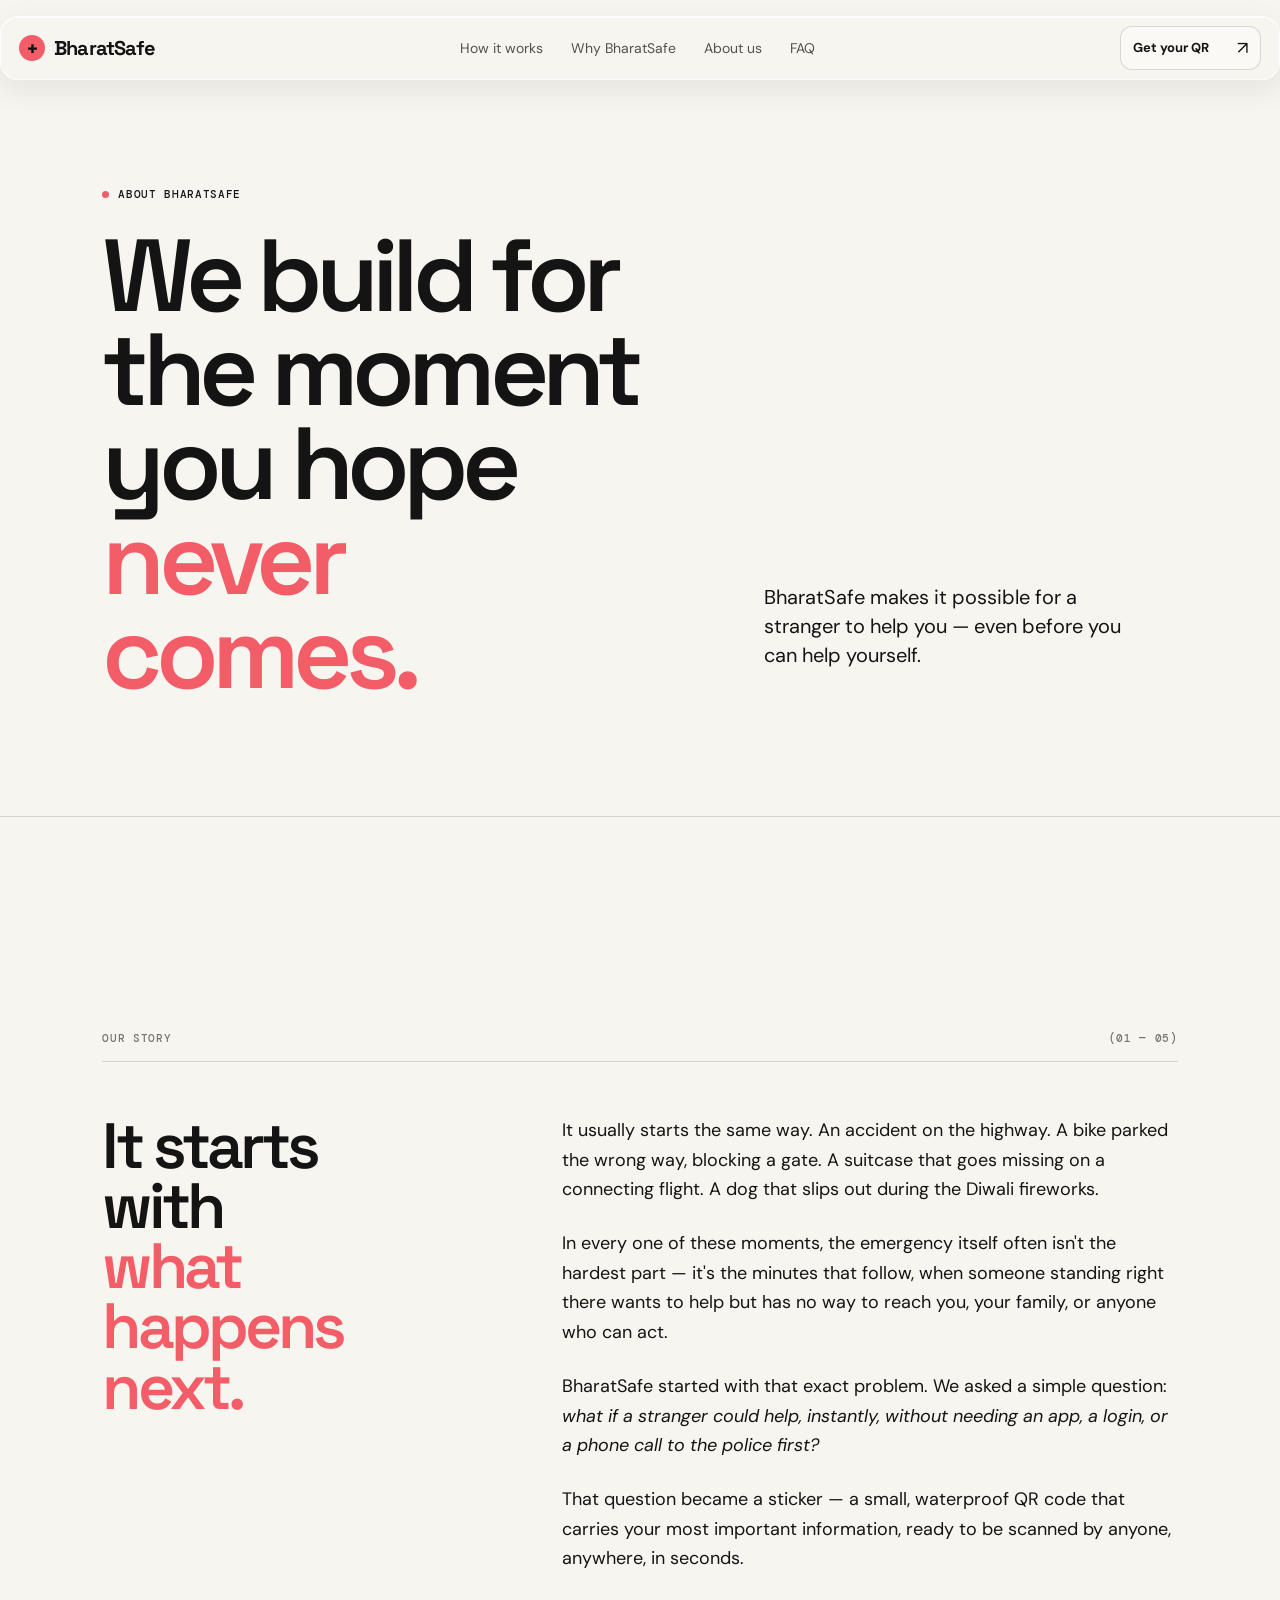
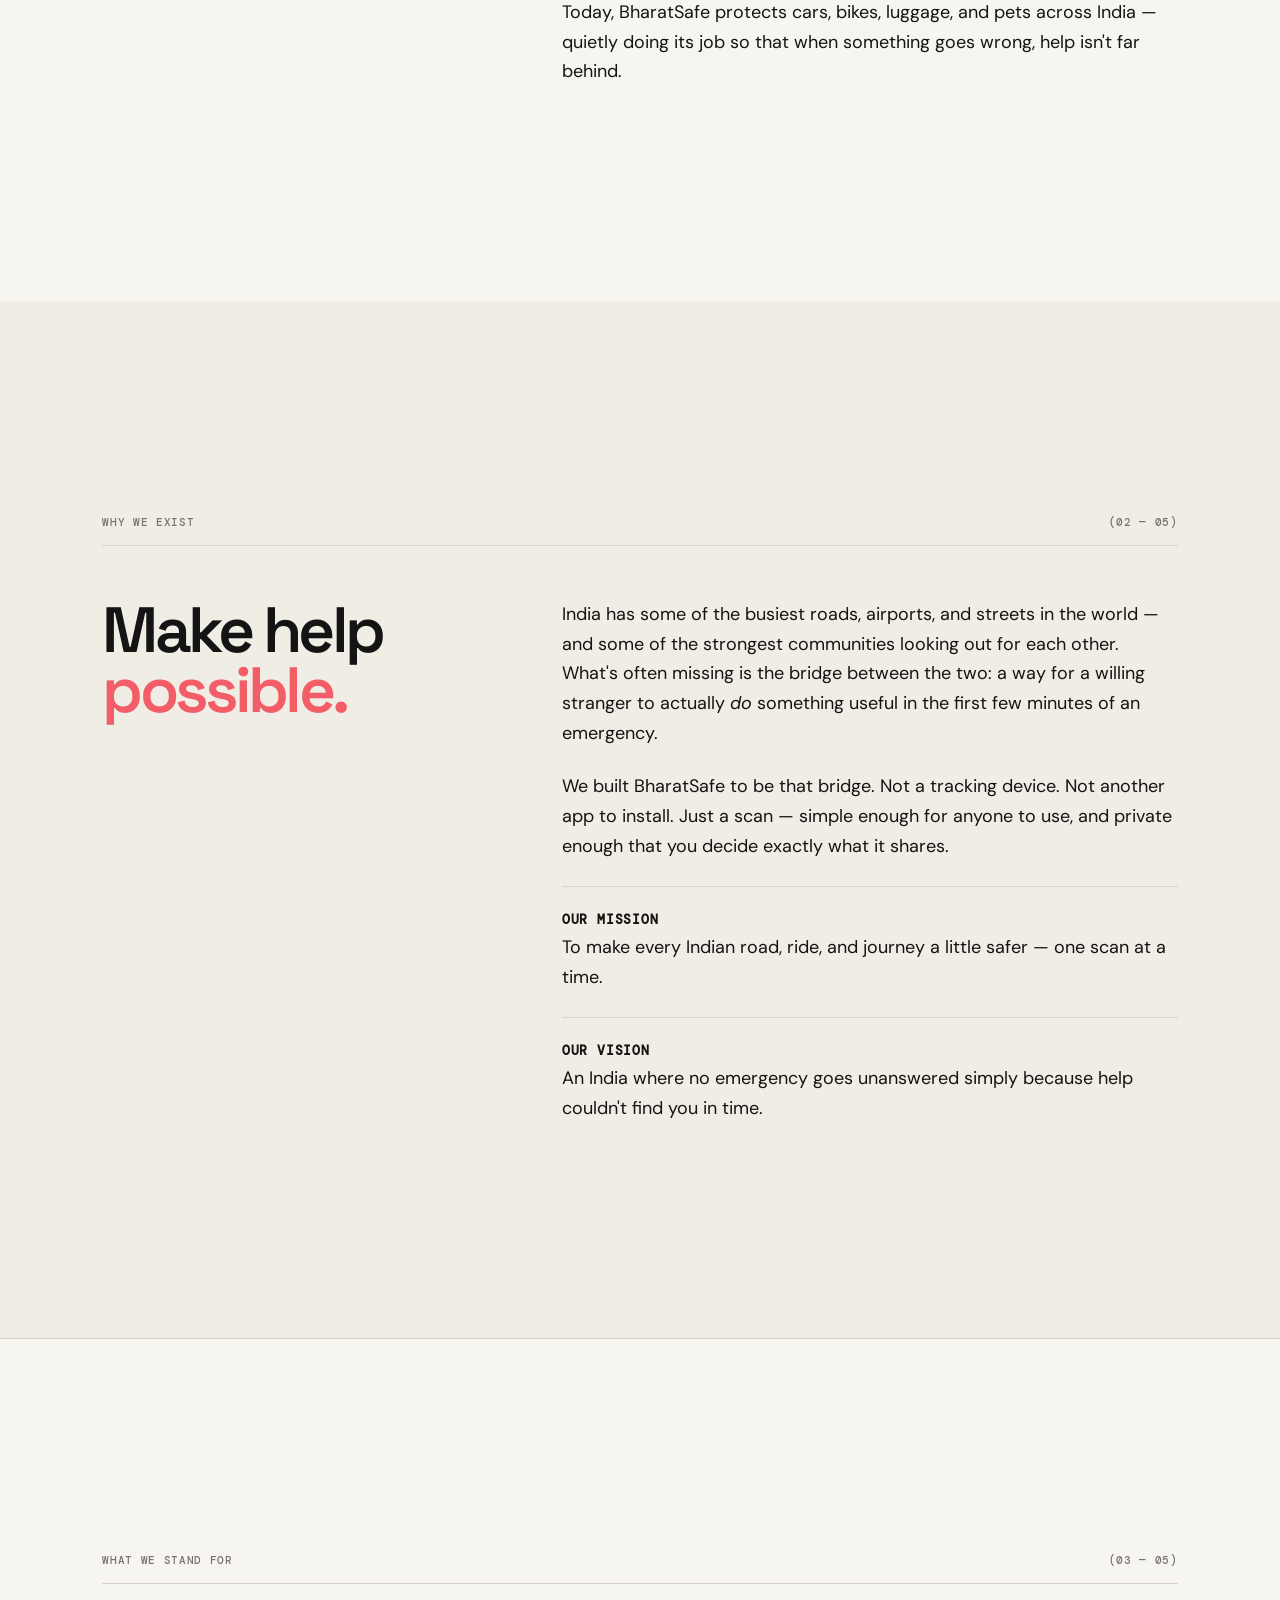
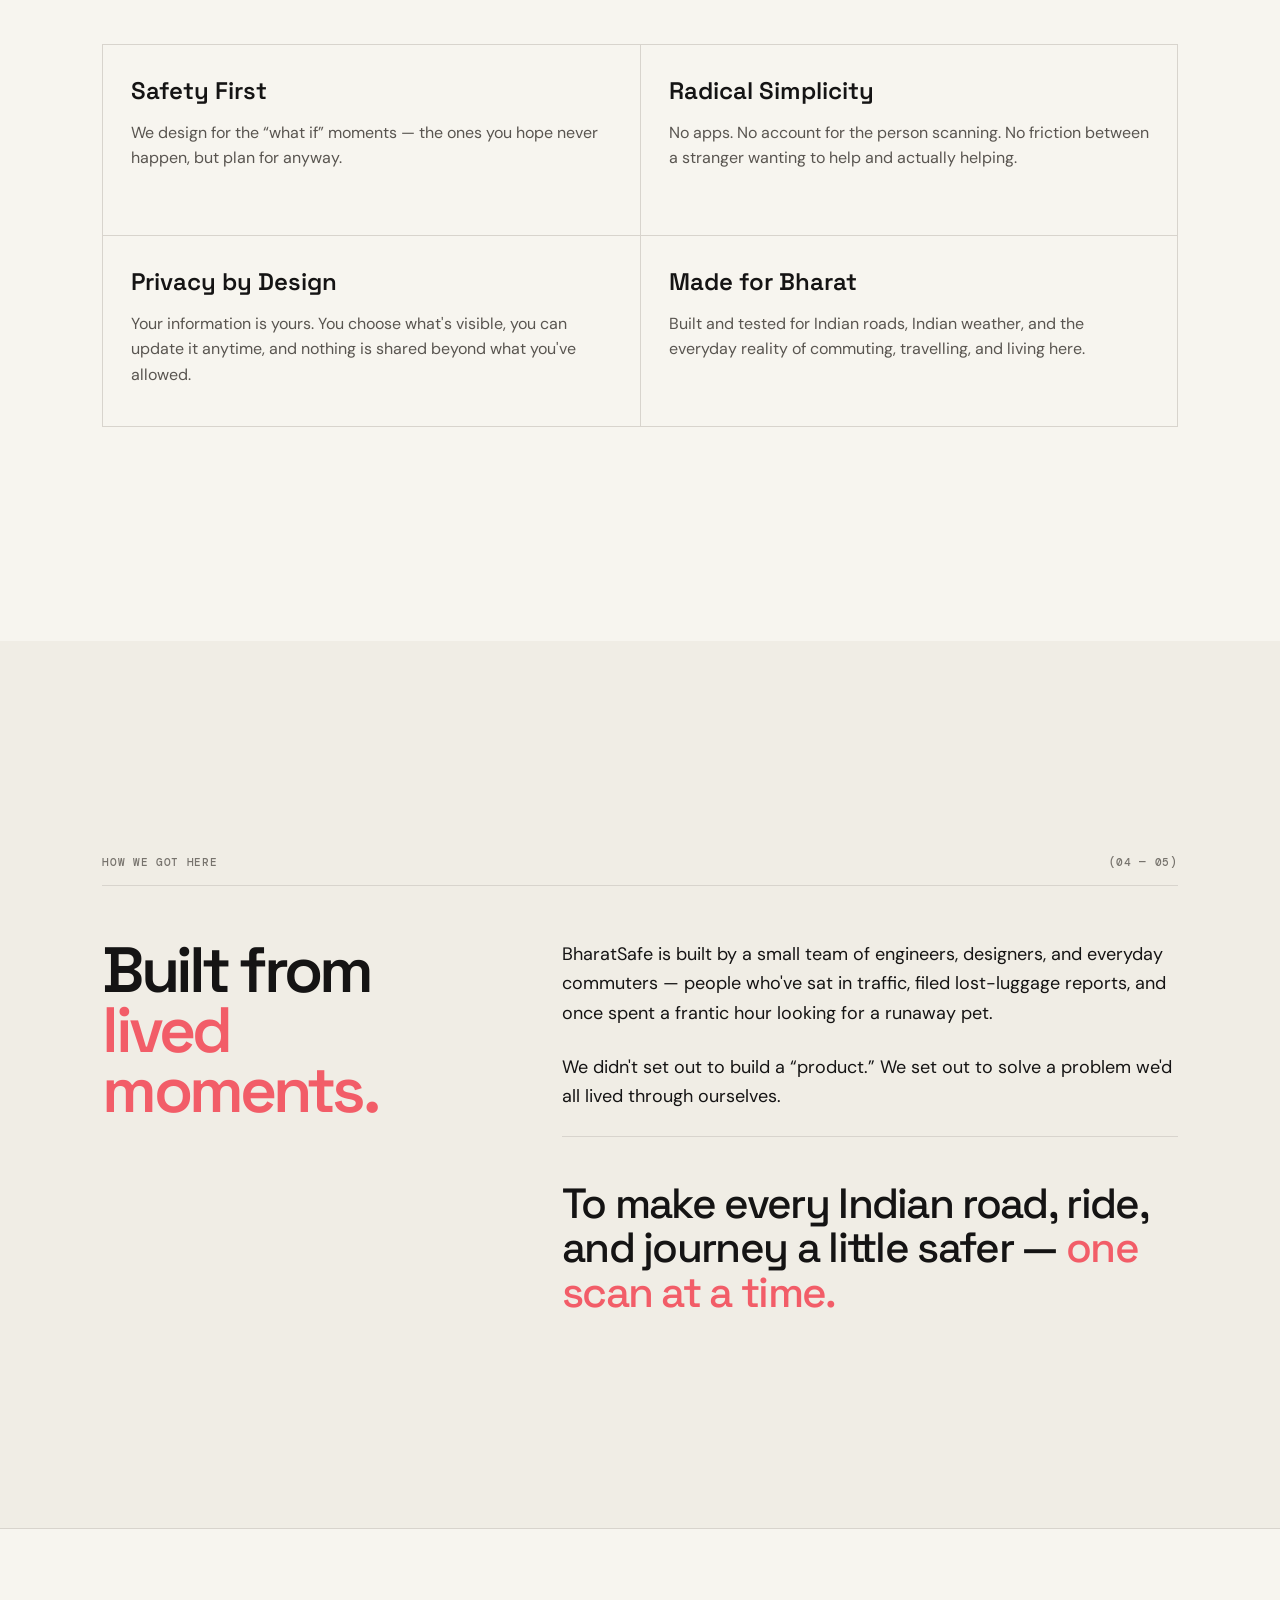
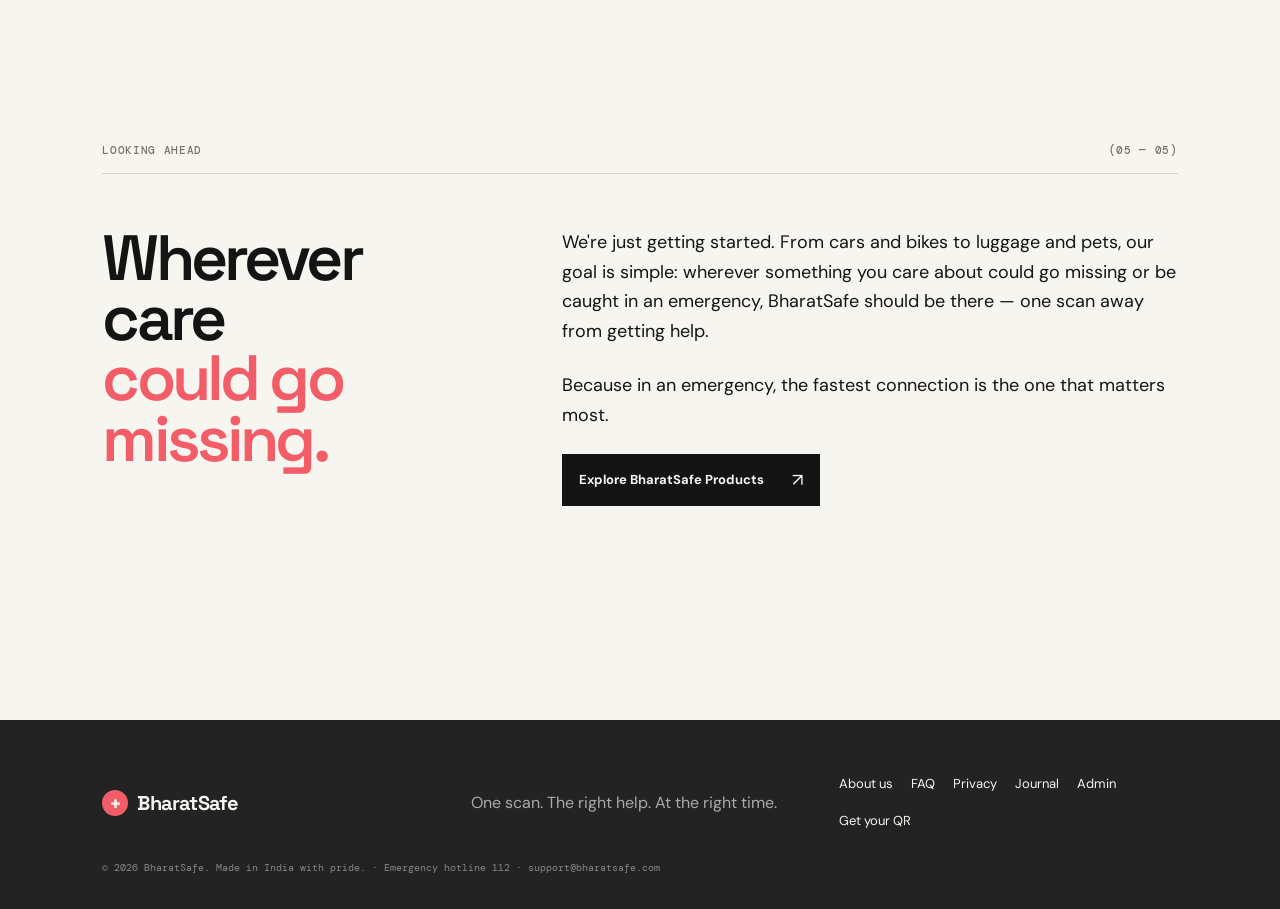
<file: about-us.html>
<!doctype html>
<html lang="en">
<head>
  <meta charset="UTF-8" />
  <meta name="viewport" content="width=device-width, initial-scale=1.0" />
  <meta name="description" content="Learn why BharatSafe exists and how one scan can connect people to the right help." />
  <title>About BharatSafe — One scan. The right help.</title>
  <link rel="stylesheet" href="styles.css" />
  <link rel="stylesheet" href="glass-nav.css" />
  <link rel="stylesheet" href="cursor.css" />
</head>
<body>
  <header class="site-header">
    <a class="brand" href="/" aria-label="BharatSafe home"><span class="brand-mark">+</span><span>BharatSafe</span></a>
    <nav class="desktop-nav" aria-label="Main navigation">
      <a href="/how-it-works">How it works</a>
      <a href="/why-bharatsafe">Why BharatSafe</a>
      <a href="/about-us" aria-current="page">About us</a>
      <a href="/faq">FAQ</a>
    </nav>
    <a class="header-cta" href="/shop">Get your QR <span>↗</span></a>
  </header>
  <main>
    <section class="about-hero section-pad"><div><p class="eyebrow"><span class="eyebrow-dot"></span> About BharatSafe</p><h1>We build for the moment you hope <em>never comes.</em></h1></div><p class="about-hero-copy">BharatSafe makes it possible for a stranger to help you — even before you can help yourself.</p></section>
    <section class="about-section about-rule"><div class="section-pad"><div class="section-kicker"><span>OUR STORY</span><span>(01 — 05)</span></div><div class="about-grid"><h2>It starts with<br /><em>what happens next.</em></h2><div class="about-copy"><p>It usually starts the same way. An accident on the highway. A bike parked the wrong way, blocking a gate. A suitcase that goes missing on a connecting flight. A dog that slips out during the Diwali fireworks.</p><p>In every one of these moments, the emergency itself often isn't the hardest part — it's the minutes that follow, when someone standing right there wants to help but has no way to reach you, your family, or anyone who can act.</p><p>BharatSafe started with that exact problem. We asked a simple question: <em>what if a stranger could help, instantly, without needing an app, a login, or a phone call to the police first?</em></p><p>That question became a sticker — a small, waterproof QR code that carries your most important information, ready to be scanned by anyone, anywhere, in seconds.</p><p>Today, BharatSafe protects cars, bikes, luggage, and pets across India — quietly doing its job so that when something goes wrong, help isn't far behind.</p></div></div></div></section>
    <section class="about-section"><div class="section-pad"><div class="section-kicker"><span>WHY WE EXIST</span><span>(02 — 05)</span></div><div class="about-grid"><h2>Make help<br /><em>possible.</em></h2><div class="about-copy"><p>India has some of the busiest roads, airports, and streets in the world — and some of the strongest communities looking out for each other. What's often missing is the bridge between the two: a way for a willing stranger to actually <em>do</em> something useful in the first few minutes of an emergency.</p><p>We built BharatSafe to be that bridge. Not a tracking device. Not another app to install. Just a scan — simple enough for anyone to use, and private enough that you decide exactly what it shares.</p><p class="about-point"><strong>Our Mission</strong><br />To make every Indian road, ride, and journey a little safer — one scan at a time.</p><p class="about-point"><strong>Our Vision</strong><br />An India where no emergency goes unanswered simply because help couldn't find you in time.</p></div></div></div></section>
    <section class="about-section about-rule"><div class="section-pad"><div class="section-kicker"><span>WHAT WE STAND FOR</span><span>(03 — 05)</span></div><div class="about-values"><article class="about-value"><h3>Safety First</h3><p>We design for the “what if” moments — the ones you hope never happen, but plan for anyway.</p></article><article class="about-value"><h3>Radical Simplicity</h3><p>No apps. No account for the person scanning. No friction between a stranger wanting to help and actually helping.</p></article><article class="about-value"><h3>Privacy by Design</h3><p>Your information is yours. You choose what's visible, you can update it anytime, and nothing is shared beyond what you've allowed.</p></article><article class="about-value"><h3>Made for Bharat</h3><p>Built and tested for Indian roads, Indian weather, and the everyday reality of commuting, travelling, and living here.</p></article></div></div></section>
    <section class="about-section"><div class="section-pad"><div class="section-kicker"><span>HOW WE GOT HERE</span><span>(04 — 05)</span></div><div class="about-grid"><h2>Built from<br /><em>lived moments.</em></h2><div class="about-copy"><p>BharatSafe is built by a small team of engineers, designers, and everyday commuters — people who've sat in traffic, filed lost-luggage reports, and once spent a frantic hour looking for a runaway pet.</p><p>We didn't set out to build a “product.” We set out to solve a problem we'd all lived through ourselves.</p><blockquote class="about-quote">To make every Indian road, ride, and journey a little safer — <em>one scan at a time.</em></blockquote></div></div></div></section>
    <section class="about-section about-rule"><div class="section-pad"><div class="section-kicker"><span>LOOKING AHEAD</span><span>(05 — 05)</span></div><div class="about-grid"><h2>Wherever care<br /><em>could go missing.</em></h2><div class="about-copy"><p>We're just getting started. From cars and bikes to luggage and pets, our goal is simple: wherever something you care about could go missing or be caught in an emergency, BharatSafe should be there — one scan away from getting help.</p><p>Because in an emergency, the fastest connection is the one that matters most.</p><a class="button button-dark" href="/shop">Explore BharatSafe Products <span>↗</span></a></div></div></div></section>
  </main>
  <footer class="site-footer"><a class="brand" href="/" aria-label="BharatSafe home"><span class="brand-mark">+</span><span>BharatSafe</span></a><p>One scan. The right help. At the right time.</p><div><a href="/about-us">About us</a><a href="/faq">FAQ</a><a href="/profile">Privacy</a><a href="/journal">Journal</a><a href="/admin">Admin</a><a href="/shop">Get your QR</a></div><small>© 2026 BharatSafe. Made in India with pride. · Emergency hotline 112 · support@bharatsafe.com</small></footer>
  <script src="cursor.js"></script>
</body>
</html>
</file>
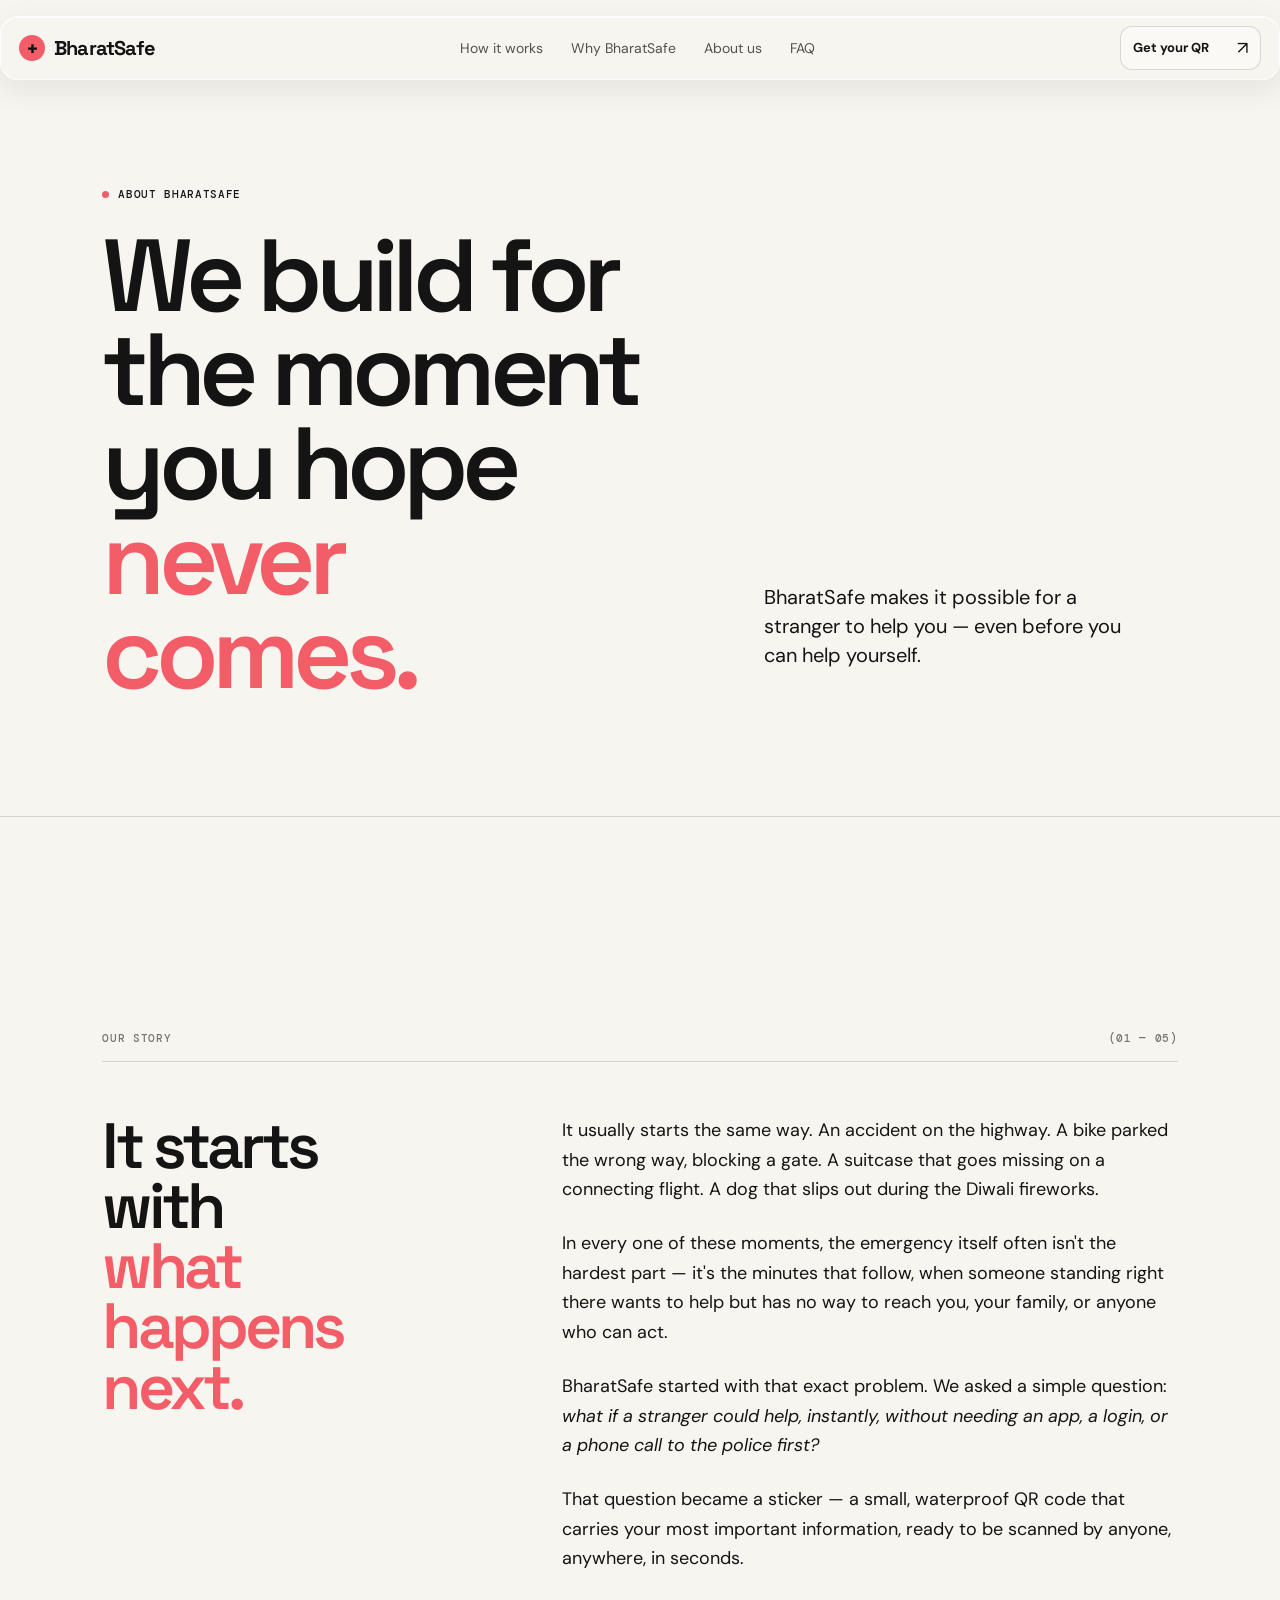
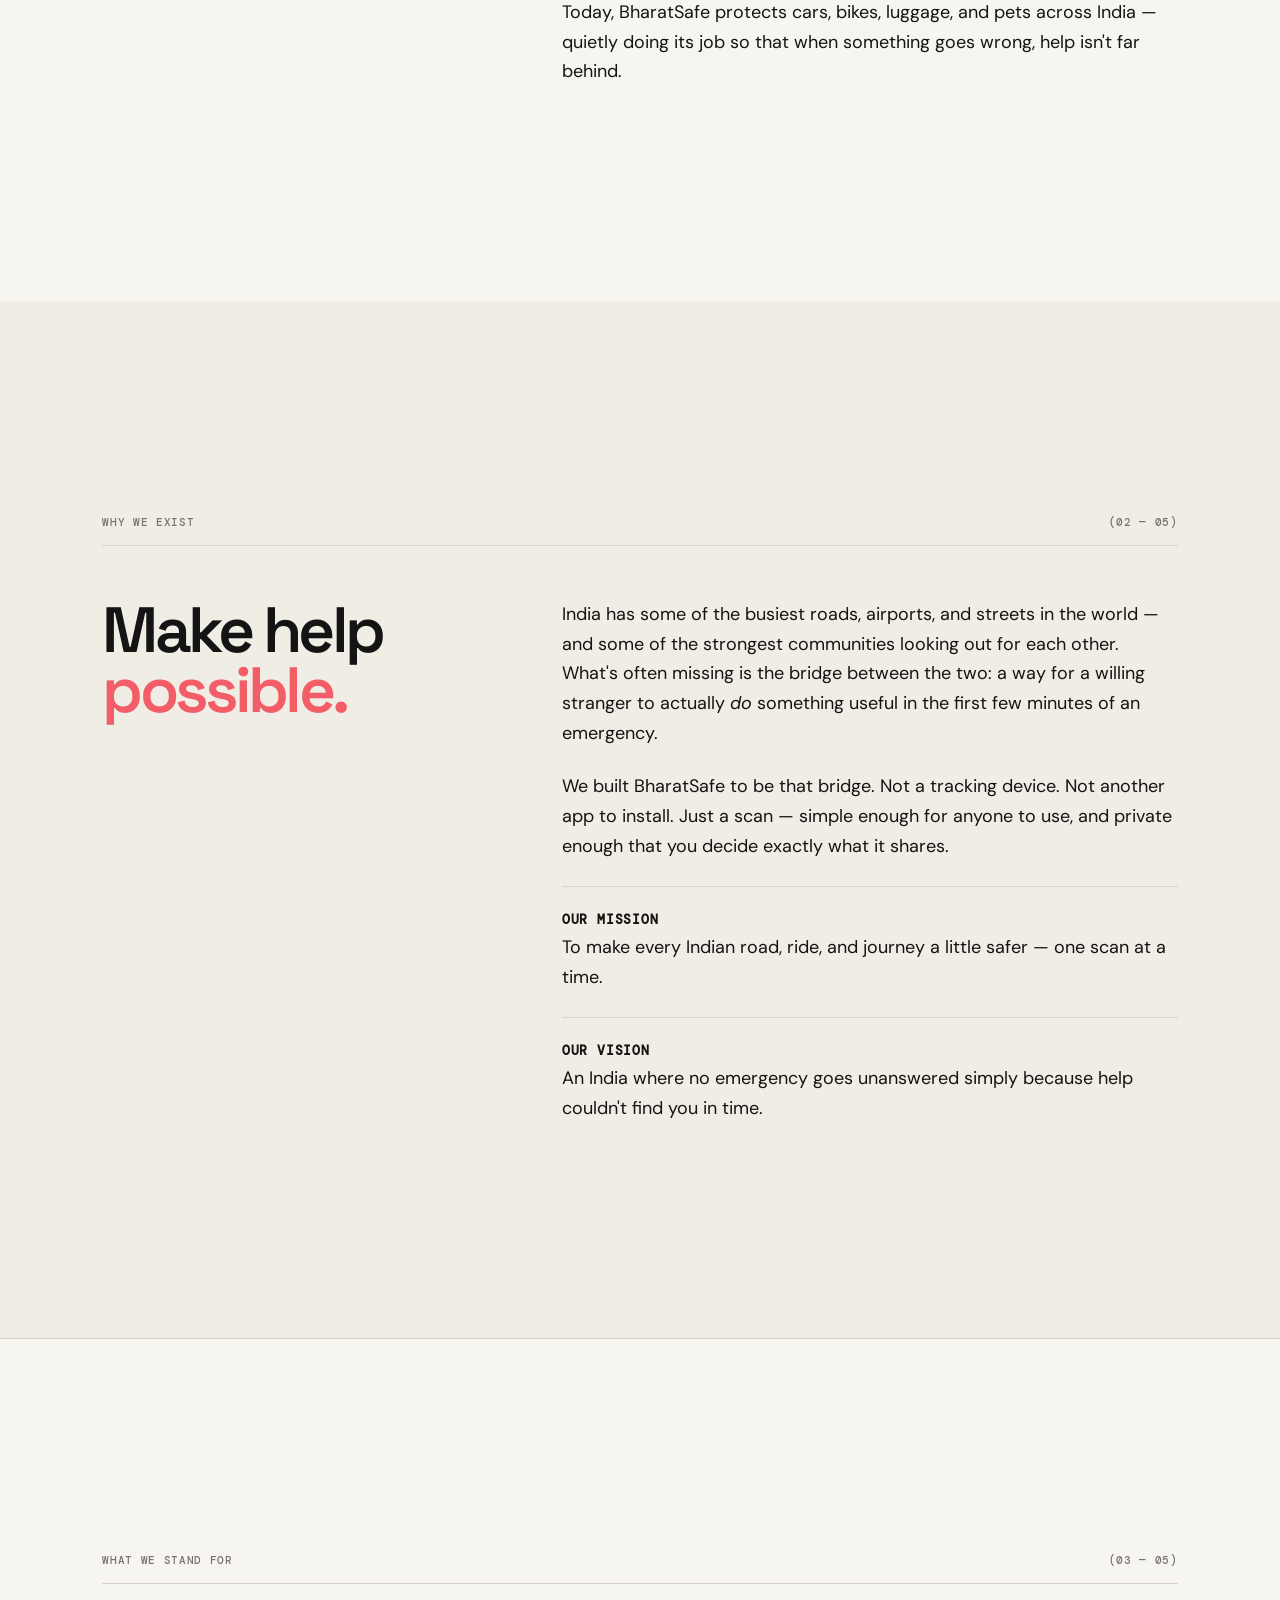
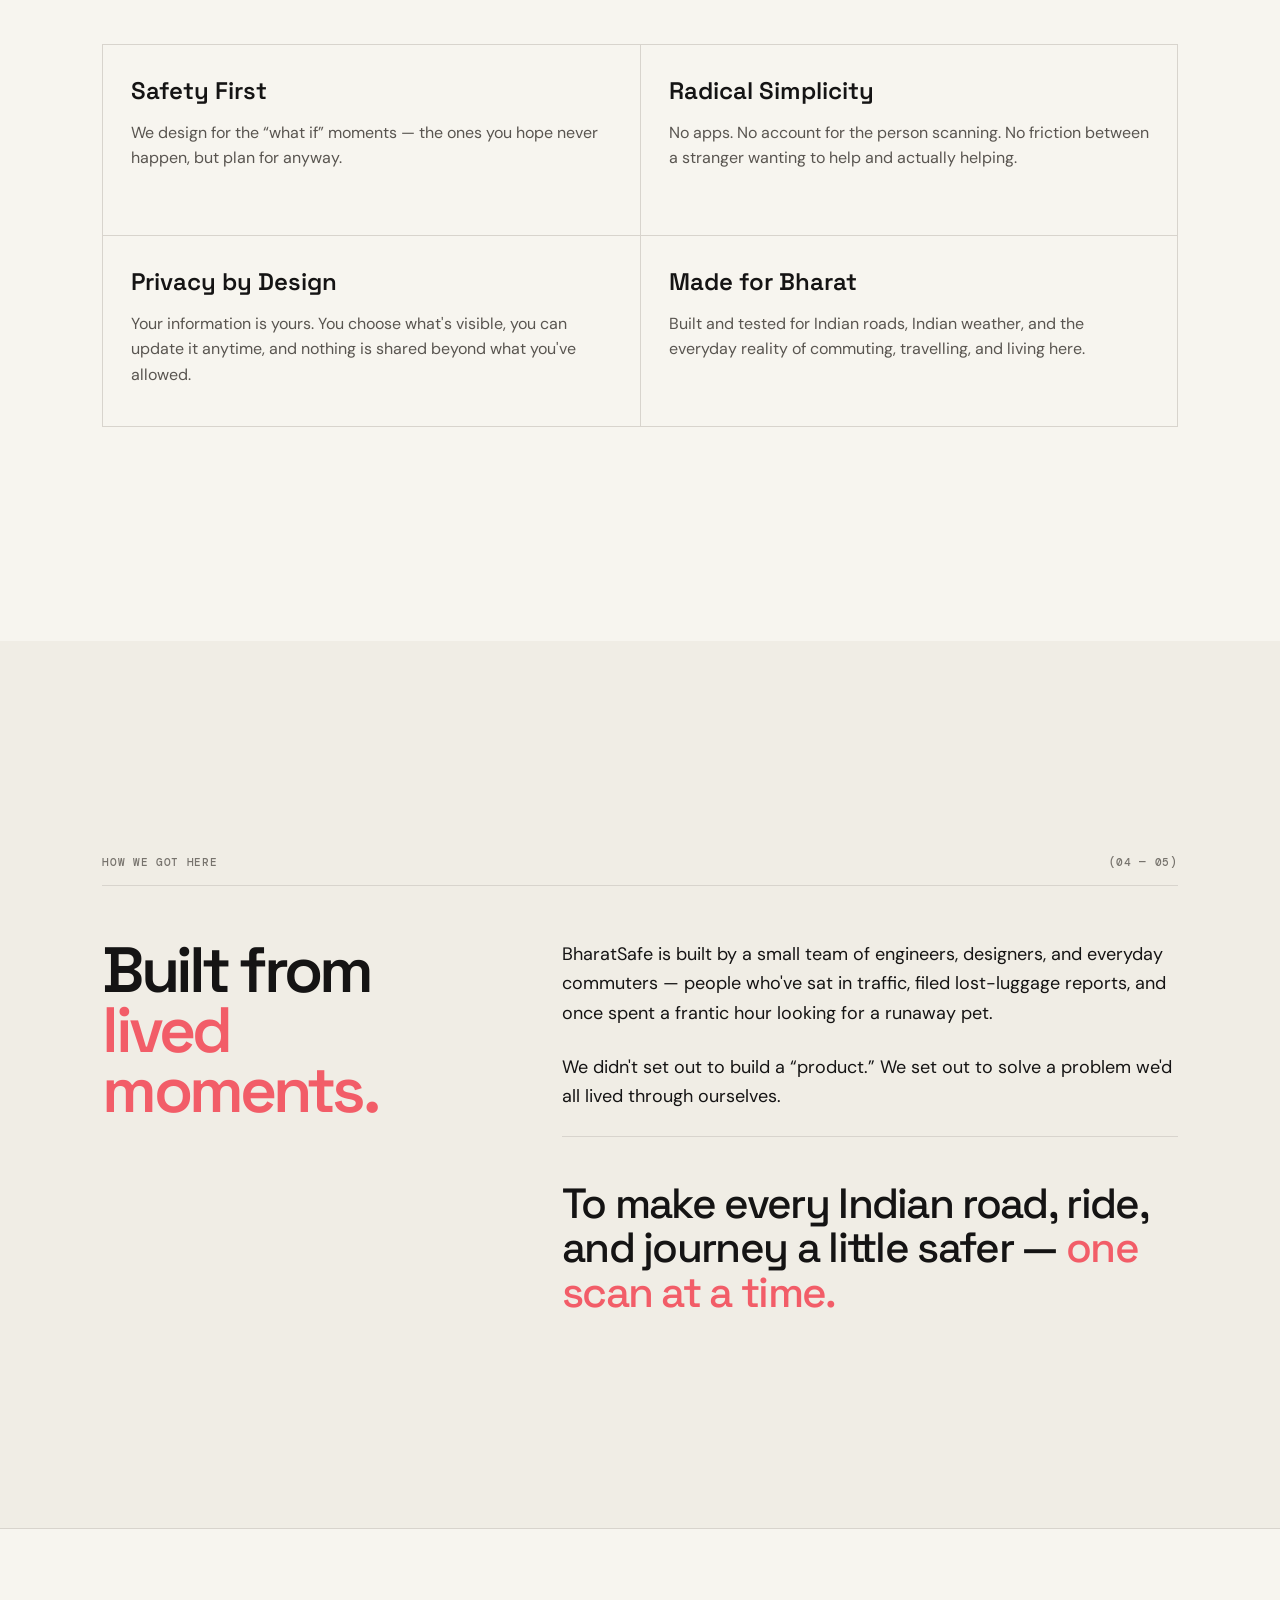
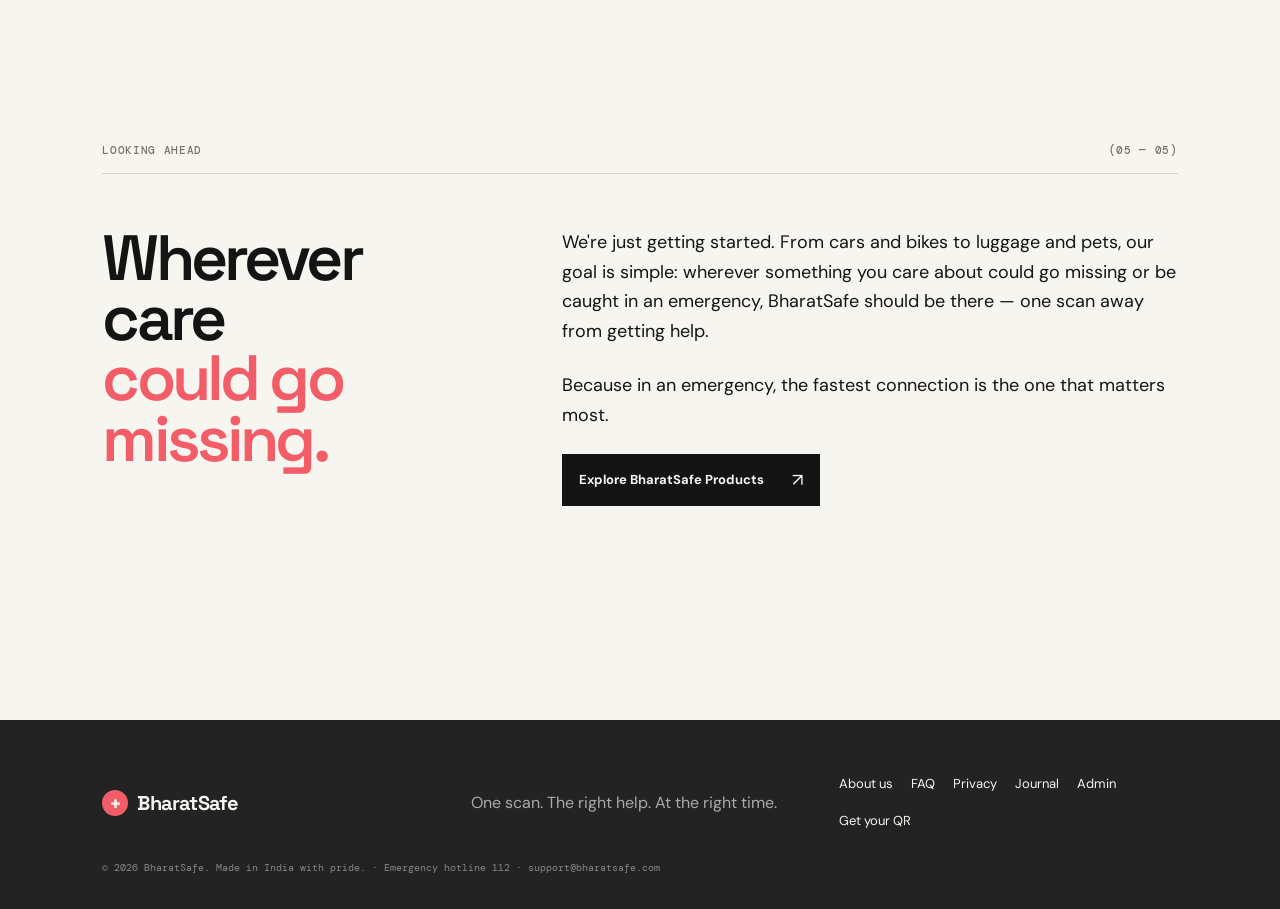
<file: about.html>
<!doctype html>
<html lang="en">
<head>
  <meta charset="UTF-8" />
  <meta name="viewport" content="width=device-width, initial-scale=1.0" />
  <meta name="description" content="Learn why BharatSafe exists and how one scan can connect people to the right help." />
  <title>About BharatSafe — One scan. The right help.</title>
  <link rel="stylesheet" href="styles.css" />
  <link rel="stylesheet" href="glass-nav.css" />
  <link rel="stylesheet" href="cursor.css" />
</head>
<body>
  <header class="site-header">
    <a class="brand" href="/" aria-label="BharatSafe home"><span class="brand-mark">+</span><span>BharatSafe</span></a>
    <nav class="desktop-nav" aria-label="Main navigation">
      <a href="/how-it-works">How it works</a>
      <a href="/why-bharatsafe">Why BharatSafe</a>
      <a href="/about" aria-current="page">About us</a>
      <a href="/faq">FAQ</a>
    </nav>
    <a class="header-cta" href="/shop">Get your QR <span>↗</span></a>
  </header>
  <main>
    <section class="about-hero section-pad"><div><p class="eyebrow"><span class="eyebrow-dot"></span> About BharatSafe</p><h1>We build for the moment you hope <em>never comes.</em></h1></div><p class="about-hero-copy">BharatSafe makes it possible for a stranger to help you — even before you can help yourself.</p></section>
    <section class="about-section about-rule"><div class="section-pad"><div class="section-kicker"><span>OUR STORY</span><span>(01 — 05)</span></div><div class="about-grid"><h2>It starts with<br /><em>what happens next.</em></h2><div class="about-copy"><p>It usually starts the same way. An accident on the highway. A bike parked the wrong way, blocking a gate. A suitcase that goes missing on a connecting flight. A dog that slips out during the Diwali fireworks.</p><p>In every one of these moments, the emergency itself often isn't the hardest part — it's the minutes that follow, when someone standing right there wants to help but has no way to reach you, your family, or anyone who can act.</p><p>BharatSafe started with that exact problem. We asked a simple question: <em>what if a stranger could help, instantly, without needing an app, a login, or a phone call to the police first?</em></p><p>That question became a sticker — a small, waterproof QR code that carries your most important information, ready to be scanned by anyone, anywhere, in seconds.</p><p>Today, BharatSafe protects cars, bikes, luggage, and pets across India — quietly doing its job so that when something goes wrong, help isn't far behind.</p></div></div></div></section>
    <section class="about-section"><div class="section-pad"><div class="section-kicker"><span>WHY WE EXIST</span><span>(02 — 05)</span></div><div class="about-grid"><h2>Make help<br /><em>possible.</em></h2><div class="about-copy"><p>India has some of the busiest roads, airports, and streets in the world — and some of the strongest communities looking out for each other. What's often missing is the bridge between the two: a way for a willing stranger to actually <em>do</em> something useful in the first few minutes of an emergency.</p><p>We built BharatSafe to be that bridge. Not a tracking device. Not another app to install. Just a scan — simple enough for anyone to use, and private enough that you decide exactly what it shares.</p><p class="about-point"><strong>Our Mission</strong><br />To make every Indian road, ride, and journey a little safer — one scan at a time.</p><p class="about-point"><strong>Our Vision</strong><br />An India where no emergency goes unanswered simply because help couldn't find you in time.</p></div></div></div></section>
    <section class="about-section about-rule"><div class="section-pad"><div class="section-kicker"><span>WHAT WE STAND FOR</span><span>(03 — 05)</span></div><div class="about-values"><article class="about-value"><h3>Safety First</h3><p>We design for the “what if” moments — the ones you hope never happen, but plan for anyway.</p></article><article class="about-value"><h3>Radical Simplicity</h3><p>No apps. No account for the person scanning. No friction between a stranger wanting to help and actually helping.</p></article><article class="about-value"><h3>Privacy by Design</h3><p>Your information is yours. You choose what's visible, you can update it anytime, and nothing is shared beyond what you've allowed.</p></article><article class="about-value"><h3>Made for Bharat</h3><p>Built and tested for Indian roads, Indian weather, and the everyday reality of commuting, travelling, and living here.</p></article></div></div></section>
    <section class="about-section"><div class="section-pad"><div class="section-kicker"><span>HOW WE GOT HERE</span><span>(04 — 05)</span></div><div class="about-grid"><h2>Built from<br /><em>lived moments.</em></h2><div class="about-copy"><p>BharatSafe is built by a small team of engineers, designers, and everyday commuters — people who've sat in traffic, filed lost-luggage reports, and once spent a frantic hour looking for a runaway pet.</p><p>We didn't set out to build a “product.” We set out to solve a problem we'd all lived through ourselves.</p><blockquote class="about-quote">To make every Indian road, ride, and journey a little safer — <em>one scan at a time.</em></blockquote></div></div></div></section>
    <section class="about-section about-rule"><div class="section-pad"><div class="section-kicker"><span>LOOKING AHEAD</span><span>(05 — 05)</span></div><div class="about-grid"><h2>Wherever care<br /><em>could go missing.</em></h2><div class="about-copy"><p>We're just getting started. From cars and bikes to luggage and pets, our goal is simple: wherever something you care about could go missing or be caught in an emergency, BharatSafe should be there — one scan away from getting help.</p><p>Because in an emergency, the fastest connection is the one that matters most.</p><a class="button button-dark" href="/shop">Explore BharatSafe Products <span>↗</span></a></div></div></div></section>
  </main>
  <footer class="site-footer"><a class="brand" href="/" aria-label="BharatSafe home"><span class="brand-mark">+</span><span>BharatSafe</span></a><p>One scan. The right help. At the right time.</p><div><a href="/about">About us</a><a href="/faq">FAQ</a><a href="/profile">Privacy</a><a href="/journal">Journal</a><a href="/admin">Admin</a><a href="/shop">Get your QR</a></div><small>© 2026 BharatSafe. Made in India with pride. · Emergency hotline 112 · support@bharatsafe.com</small></footer>
  <script src="cursor.js"></script>
</body>
</html>
</file>
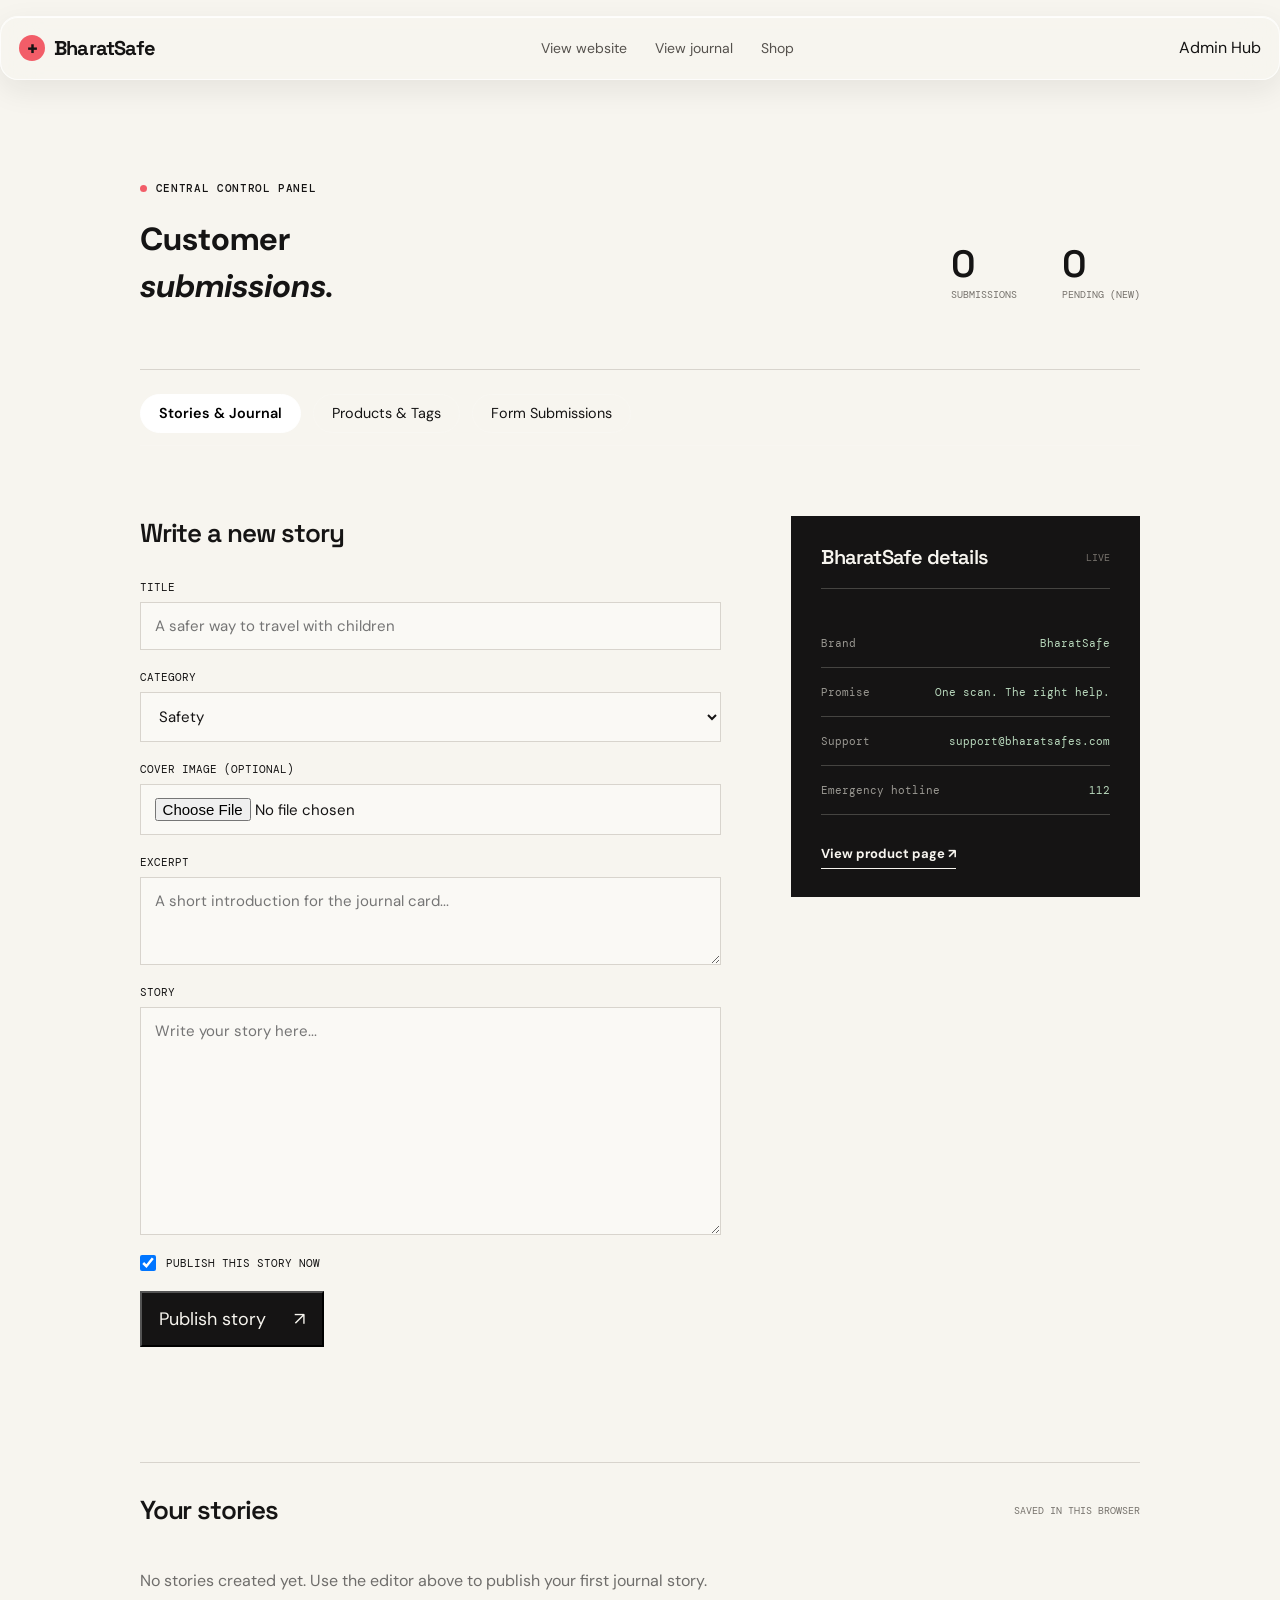
<file: admin.html>
<!doctype html>
<html lang="en">
<head>
  <meta charset="UTF-8" />
  <meta name="viewport" content="width=device-width, initial-scale=1.0" />
  <title>BharatSafe Admin — Operations & Content Portal</title>
  <link rel="stylesheet" href="styles.css" />
  <link rel="stylesheet" href="glass-nav.css" />
  <link rel="stylesheet" href="admin.css" />
  <link rel="stylesheet" href="cursor.css" />
  <style>
    /* BharatSafe Admin Workspace Utilities */
    .admin-nav-tabs {
      display: flex;
      gap: 12px;
      margin: 24px 0 32px 0;
      border-bottom: 1px solid var(--border-color, rgba(255, 255, 255, 0.1));
      padding-bottom: 12px;
    }
    .admin-tab-btn {
      background: transparent;
      border: 1px solid rgba(255, 255, 255, 0.15);
      color: inherit;
      padding: 8px 18px;
      border-radius: 999px;
      font-size: 0.9rem;
      cursor: pointer;
      transition: all 0.2s ease;
    }
    .admin-tab-btn:hover {
      background: rgba(255, 255, 255, 0.05);
    }
    .admin-tab-btn.active {
      background: #fff;
      color: #000;
      border-color: #fff;
      font-weight: 600;
    }
    .admin-tab-view {
      display: none;
    }
    .admin-tab-view.active {
      display: block;
    }
    .admin-table-container {
      overflow-x: auto;
      margin-top: 16px;
    }
    .admin-data-table {
      width: 100%;
      border-collapse: collapse;
      text-align: left;
      font-size: 0.9rem;
    }
    .admin-data-table th, 
    .admin-data-table td {
      padding: 12px 14px;
      border-bottom: 1px solid rgba(255, 255, 255, 0.08);
      vertical-align: middle;
    }
    .admin-data-table th {
      color: rgba(255, 255, 255, 0.5);
      font-weight: 500;
      text-transform: uppercase;
      font-size: 0.75rem;
      letter-spacing: 0.05em;
    }
    .table-thumb {
      width: 44px;
      height: 44px;
      object-fit: cover;
      border-radius: 6px;
      background: rgba(255, 255, 255, 0.05);
      display: block;
    }
    .status-pill {
      display: inline-block;
      padding: 3px 8px;
      border-radius: 999px;
      font-size: 0.72rem;
      font-weight: 600;
      text-transform: uppercase;
      letter-spacing: 0.04em;
    }
    .status-new {
      background: rgba(59, 130, 246, 0.2);
      color: #93c5fd;
    }
    .status-resolved {
      background: rgba(34, 197, 94, 0.2);
      color: #86efac;
    }
    .action-btn-group {
      display: flex;
      gap: 8px;
      align-items: center;
    }
    .btn-sm-danger {
      background: rgba(239, 68, 68, 0.15);
      color: #fca5a5;
      border: 1px solid rgba(239, 68, 68, 0.3);
      padding: 4px 10px;
      border-radius: 6px;
      cursor: pointer;
      font-size: 0.8rem;
    }
    .btn-sm-action {
      background: rgba(255, 255, 255, 0.1);
      color: inherit;
      border: 1px solid rgba(255, 255, 255, 0.2);
      padding: 4px 10px;
      border-radius: 6px;
      cursor: pointer;
      font-size: 0.8rem;
    }
    .img-preview-box {
      margin-top: 8px;
      display: none;
      max-width: 140px;
      border-radius: 6px;
      border: 1px solid rgba(255, 255, 255, 0.15);
    }
  </style>
</head>
<body>
  <header class="site-header">
    <a class="brand" href="index.html" aria-label="BharatSafe home">
      <span class="brand-mark">+</span><span>BharatSafe</span>
    </a>
    <nav class="desktop-nav" aria-label="Admin navigation">
      <a href="index.html">View website</a>
      <a href="blog.html">View journal</a>
      <a href="index.html#shop">Shop</a>
    </nav>
    <span class="admin-badge">Admin Hub</span>
  </header>

  <main class="admin-shell">
    <div class="admin-heading">
      <div>
        <p class="eyebrow"><span class="eyebrow-dot"></span> Central control panel</p>
        <h1 id="view-heading-title">Journal<br /><em>manager.</em></h1>
      </div>
      <div class="admin-stats">
        <div><strong id="stat-primary-count">0</strong><span id="stat-primary-label">Total posts</span></div>
        <div><strong id="stat-secondary-count">0</strong><span id="stat-secondary-label">Published</span></div>
      </div>
    </div>

    <!-- Navigation Tabs -->
    <nav class="admin-nav-tabs" aria-label="Portal sections">
      <button class="admin-tab-btn active" data-tab="tab-journal">Stories & Journal</button>
      <button class="admin-tab-btn" data-tab="tab-products">Products & Tags</button>
      <button class="admin-tab-btn" data-tab="tab-leads">Form Submissions</button>
    </nav>

    <!-- ==================== TAB 1: JOURNAL MANAGER ==================== -->
    <div id="tab-journal" class="admin-tab-view active">
      <div class="admin-layout">
        <section class="editor-panel">
          <div class="panel-heading">
            <h2 id="editor-title">Write a new story</h2>
            <button class="text-button" id="cancel-edit" type="button" hidden>Cancel edit</button>
          </div>
          <form id="post-form">
            <label>Title
              <input id="post-title" required maxlength="90" placeholder="A safer way to travel with children" />
            </label>
            <label>Category
              <select id="post-category">
                <option>Safety</option>
                <option>Travel</option>
                <option>How it works</option>
                <option>Community</option>
              </select>
            </label>
            <label>Cover image (optional)
              <input type="file" id="post-cover" accept="image/*" />
              <img id="post-cover-preview" class="img-preview-box" alt="Cover Preview" />
            </label>
            <label>Excerpt
              <textarea id="post-excerpt" required maxlength="180" rows="3" placeholder="A short introduction for the journal card..."></textarea>
            </label>
            <label>Story
              <textarea id="post-content" required rows="10" placeholder="Write your story here..."></textarea>
            </label>
            <label class="check-row">
              <input id="post-published" type="checkbox" checked /> Publish this story now
            </label>
            <button class="button button-dark" type="submit">
              <span id="submit-label">Publish story</span> <span>↗</span>
            </button>
            <p class="form-message" id="form-message" role="status"></p>
          </form>
        </section>

        <aside class="details-panel">
          <div class="panel-heading">
            <h2>BharatSafe details</h2>
            <span class="status-dot">Live</span>
          </div>
          <div class="detail-card"><span>Brand</span><strong>BharatSafe</strong></div>
          <div class="detail-card"><span>Promise</span><strong>One scan. The right help.</strong></div>
          <div class="detail-card"><span>Support</span><strong>support@bharatsafes.com</strong></div>
          <div class="detail-card"><span>Emergency hotline</span><strong>112</strong></div>
          <a class="arrow-link" href="index.html#shop">View product page <span>↗</span></a>
        </aside>
      </div>

      <section class="posts-manager" style="margin-top: 36px;">
        <div class="panel-heading">
          <h2>Your stories</h2>
          <span id="empty-label">Saved in this browser</span>
        </div>
        <div id="admin-post-list"></div>
      </section>
    </div>

    <!-- ==================== TAB 2: PRODUCTS MANAGER ==================== -->
    <div id="tab-products" class="admin-tab-view">
      <div class="admin-layout">
        <section class="editor-panel">
          <div class="panel-heading">
            <h2 id="product-editor-title">Add new product / QR tag</h2>
            <button class="text-button" id="cancel-product-edit" type="button" hidden>Cancel</button>
          </div>
          <form id="product-form">
            <label>Product / Tag Title
              <input id="prod-title" required placeholder="e.g. BharatSafe Bike Helmet Tag" />
            </label>
            <label>Category
              <select id="prod-category">
                <option value="bike">Bike</option>
                <option value="car">Car</option>
                <option value="luggage">Luggage</option>
                <option value="pet">Pet / General</option>
              </select>
            </label>
            <label>Price (₹)
              <input type="number" id="prod-price" required placeholder="149" />
            </label>
            <label>Product Image
              <input type="file" id="prod-img" accept="image/*" />
              <img id="prod-img-preview" class="img-preview-box" alt="Product Preview" />
            </label>
            <label>Tag Subtitle / Description
              <textarea id="prod-desc" rows="3" placeholder="Weatherproof, reflective, 3M adhesive..."></textarea>
            </label>
            <button class="button button-dark" type="submit">
              <span id="prod-submit-label">Save product</span> <span>↗</span>
            </button>
            <p class="form-message" id="prod-form-message" role="status"></p>
          </form>
        </section>

        <aside class="details-panel">
          <div class="panel-heading">
            <h2>Inventory status</h2>
          </div>
          <div class="detail-card"><span>Active tags</span><strong id="stat-active-tags">0</strong></div>
          <div class="detail-card"><span>Base price</span><strong>₹149</strong></div>
          <div class="detail-card"><span>Fulfillment</span><strong>India Post / Courier</strong></div>
        </aside>
      </div>

      <section class="posts-manager" style="margin-top: 36px;">
        <div class="panel-heading">
          <h2>Product catalog</h2>
        </div>
        <div class="admin-table-container">
          <table class="admin-data-table">
            <thead>
              <tr>
                <th>Image</th>
                <th>Title</th>
                <th>Category</th>
                <th>Price</th>
                <th>Actions</th>
              </tr>
            </thead>
            <tbody id="product-table-body"></tbody>
          </table>
        </div>
      </section>
    </div>

    <!-- ==================== TAB 3: FORM SUBMISSIONS ==================== -->
    <div id="tab-leads" class="admin-tab-view">
      <section class="posts-manager">
        <div class="panel-heading">
          <h2>User form submissions & emergency activations</h2>
          <button id="export-leads-btn" class="text-button" type="button">Export to CSV ↓</button>
        </div>
        <div class="admin-table-container">
          <table class="admin-data-table">
            <thead>
              <tr>
                <th>Date</th>
                <th>Full Name</th>
                <th>Phone</th>
                <th>Emergency Contact</th>
                <th>Tag Category / Note</th>
                <th>Status</th>
                <th>Actions</th>
              </tr>
            </thead>
            <tbody id="leads-table-body"></tbody>
          </table>
        </div>
      </section>
    </div>

  </main>

  <script src="cursor.js"></script>
  <script src="admin.js"></script>
</body>
</html>
</file>
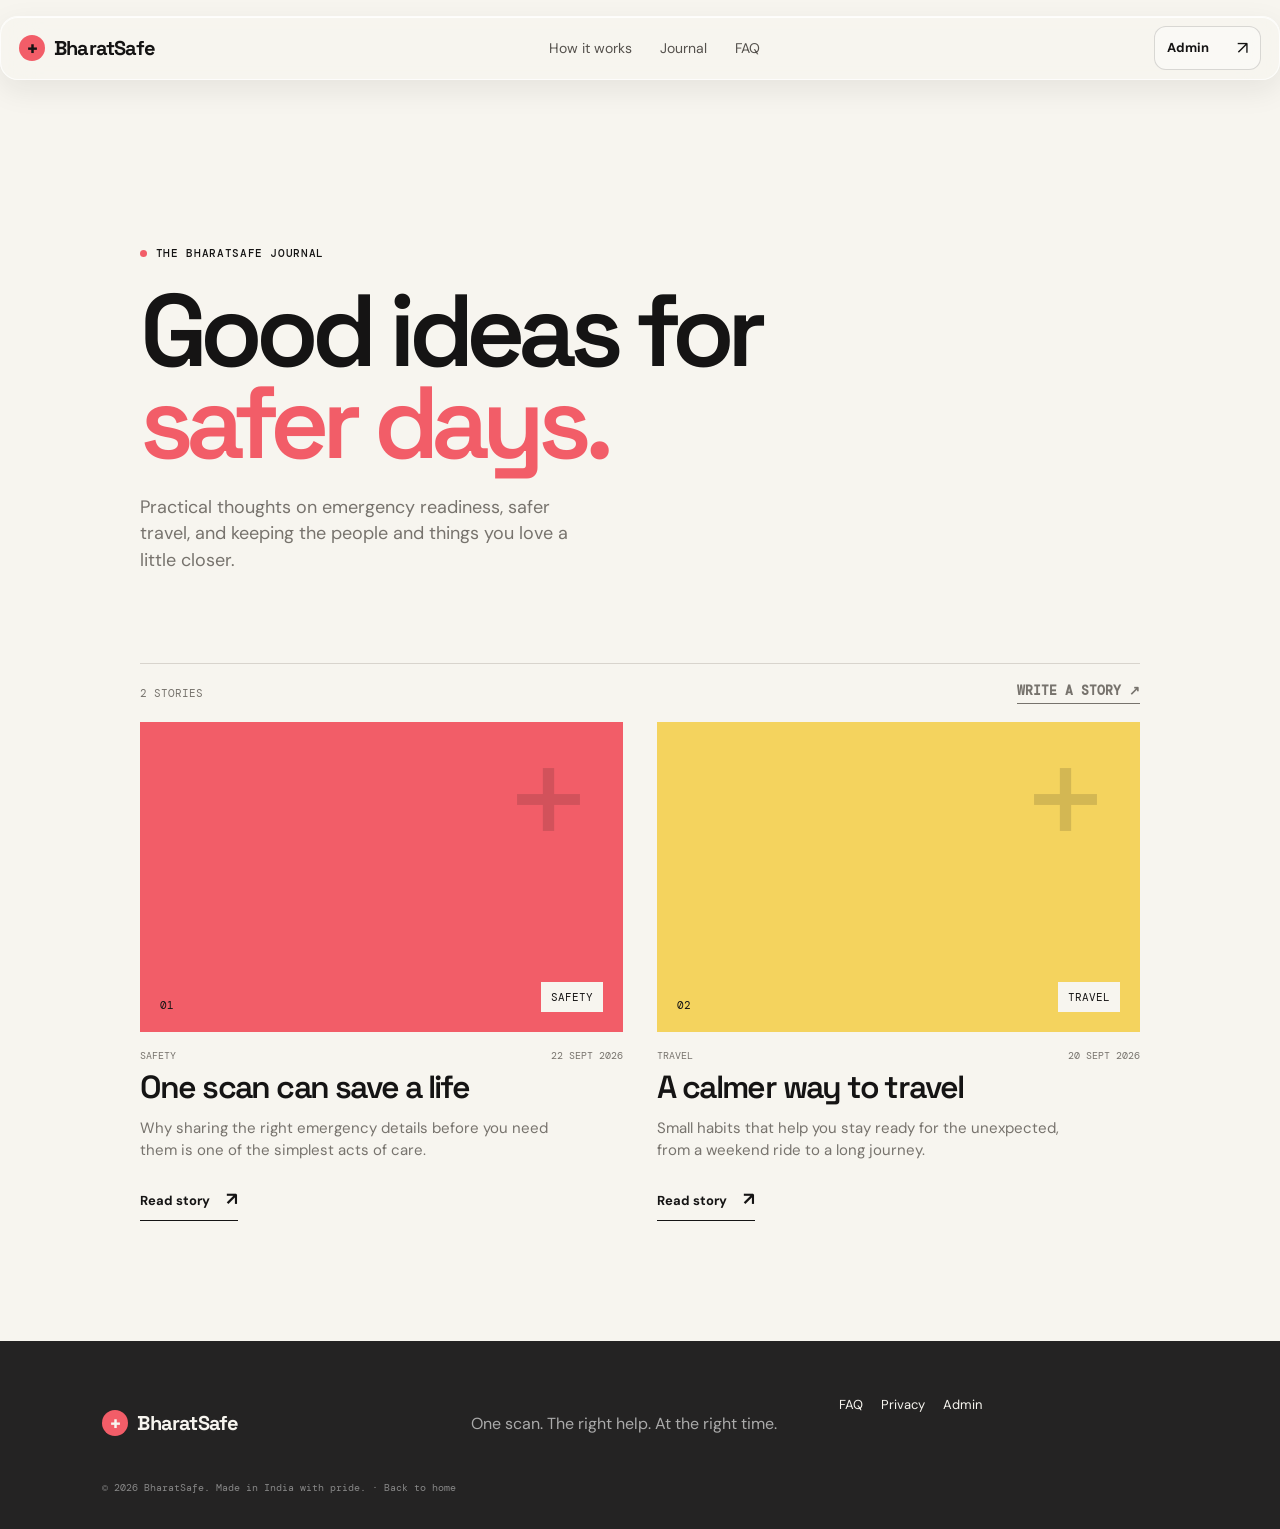
<file: blog.html>
<!doctype html>
<html lang="en">
<head>
  <meta charset="UTF-8" />
  <meta name="viewport" content="width=device-width, initial-scale=1.0" />
  <meta name="description" content="The BharatSafe journal: practical ideas for safer travel, emergency readiness, and protecting what matters." />
  <title>BharatSafe Journal — Safer ways to move through the world</title>
  <link rel="stylesheet" href="styles.css" />
  <link rel="stylesheet" href="glass-nav.css" />
  <link rel="stylesheet" href="blog.css" />
  <link rel="stylesheet" href="cursor.css" />
</head>
<body>
  <header class="site-header"><a class="brand" href="index.html" aria-label="BharatSafe home"><span class="brand-mark">+</span><span>BharatSafe</span></a><nav class="desktop-nav" aria-label="Main navigation"><a href="index.html#how-it-works">How it works</a><a href="blog.html">Journal</a><a href="index.html#faq">FAQ</a></nav><a class="header-cta" href="admin.html">Admin <span>↗</span></a></header>
  <main class="blog-shell">
    <section class="blog-hero"><p class="eyebrow"><span class="eyebrow-dot"></span> The BharatSafe journal</p><h1>Good ideas for<br /><em>safer days.</em></h1><p>Practical thoughts on emergency readiness, safer travel, and keeping the people and things you love a little closer.</p></section>
    <section class="blog-toolbar"><span id="post-count">0 stories</span><a class="arrow-link" href="admin.html">Write a story <span>↗</span></a></section>
    <section class="post-grid" id="post-grid" aria-live="polite"></section>
  </main>
  <footer class="site-footer"><a class="brand" href="index.html"><span class="brand-mark">+</span><span>BharatSafe</span></a><p>One scan. The right help. At the right time.</p><div><a href="index.html#faq">FAQ</a><a href="index.html#profile">Privacy</a><a href="admin.html">Admin</a></div><small>© 2026 BharatSafe. Made in India with pride. · <a href="index.html">Back to home</a></small></footer>
  <script src="cursor.js"></script>
  <script src="blog.js"></script>
</body>
</html>
</file>
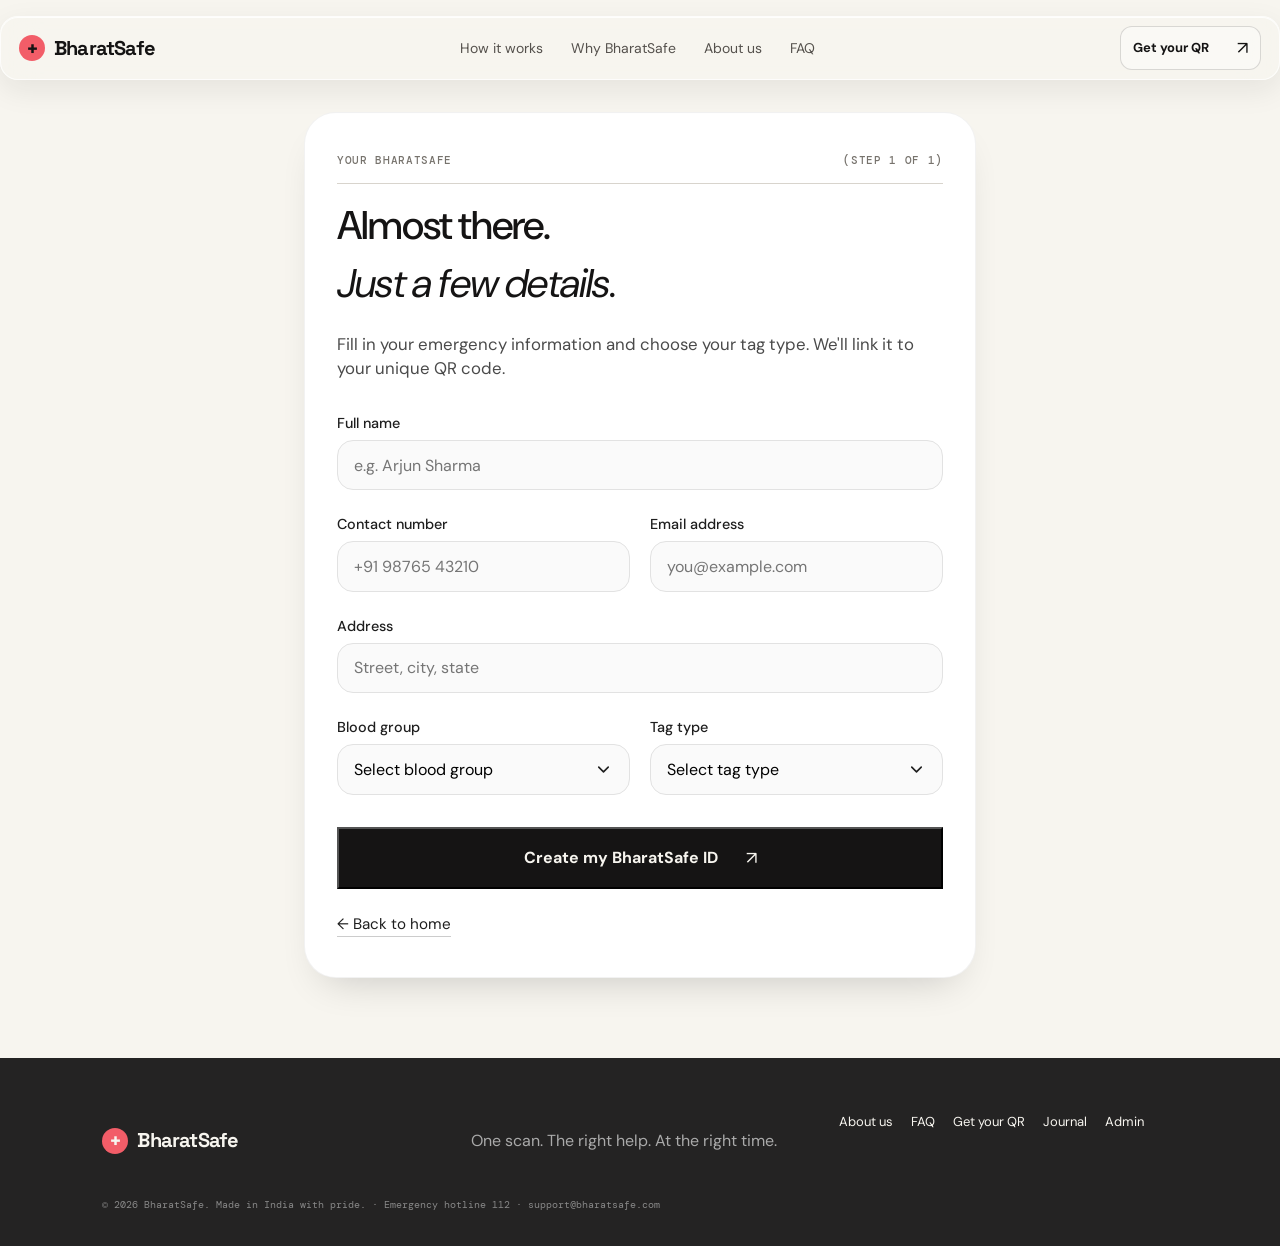
<file: get-qr.html>
<!DOCTYPE html>
<html lang="en">
<head>
  <meta charset="UTF-8">
  <meta name="viewport" content="width=device-width, initial-scale=1.0">
  <title>BharatSafe — Get your QR</title>
  <!-- link your existing styles -->
  <link rel="stylesheet" href="styles.css">
  <link rel="stylesheet" href="glass-nav.css">
  <link rel="stylesheet" href="cursor.css">
  <style>
    /* minimal page-specific tweaks to fit with your design */
    .form-wrap {
      max-width: 720px;
      margin: 0 auto;
      padding: 2rem 1.5rem 5rem;
    }

    .form-card {
      background: #ffffff;
      border-radius: 32px;
      padding: 2.5rem 2rem;
      box-shadow: 0 20px 40px -20px rgba(0, 0, 0, 0.2);
      border: 1px solid rgba(0, 0, 0, 0.05);
    }

    .form-card .section-kicker {
      margin-bottom: 0.75rem;
    }

    .form-card h1 {
      font-size: 2.5rem;
      margin: 0.25rem 0 1.25rem;
      font-weight: 500;
      letter-spacing: -0.02em;
    }

    .form-card h1 em {
      font-style: italic;
      font-weight: 400;
    }

    .form-group {
      margin-bottom: 1.5rem;
    }

    .form-group label {
      display: block;
      font-size: 0.9rem;
      font-weight: 500;
      margin-bottom: 0.4rem;
      color: #1e1e1e;
    }

    .form-group input,
    .form-group select {
      width: 100%;
      padding: 0.85rem 1rem;
      font-size: 1rem;
      border-radius: 16px;
      border: 1.5px solid #e2e2e2;
      background: #fafafa;
      transition: 0.2s ease;
      font-family: inherit;
    }

    .form-group input:focus,
    .form-group select:focus {
      outline: none;
      border-color: #1e1e1e;
      background: #ffffff;
      box-shadow: 0 0 0 4px rgba(0, 0, 0, 0.04);
    }

    .form-group select {
      appearance: none;
      background-image: url("data:image/svg+xml,%3Csvg xmlns='http://www.w3.org/2000/svg' width='16' height='16' viewBox='0 0 24 24' fill='none' stroke='%231e1e1e' stroke-width='2' stroke-linecap='round' stroke-linejoin='round'%3E%3Cpolyline points='6 9 12 15 18 9'%3E%3C/polyline%3E%3C/svg%3E");
      background-repeat: no-repeat;
      background-position: right 1rem center;
      background-size: 1.2rem;
    }

    .form-row {
      display: grid;
      grid-template-columns: 1fr 1fr;
      gap: 1.25rem;
    }

    @media (max-width: 560px) {
      .form-row {
        grid-template-columns: 1fr;
        gap: 0;
      }
      .form-card {
        padding: 1.75rem 1.25rem;
      }
      .form-card h1 {
        font-size: 2rem;
      }
    }

    .button-full {
      width: 100%;
      justify-content: center;
      padding: 1rem 1.5rem;
      font-size: 1rem;
      margin-top: 0.5rem;
    }

    .back-link {
      display: inline-block;
      margin-top: 1.5rem;
      font-size: 0.95rem;
      color: #1e1e1e;
      text-decoration: none;
      border-bottom: 1px solid rgba(0, 0, 0, 0.2);
      padding-bottom: 0.1rem;
    }

    .back-link:hover {
      border-bottom-color: #1e1e1e;
    }

    /* success message (hidden by default) */
    .success-message {
      display: none;
      background: #e6f7e6;
      border-radius: 20px;
      padding: 1.5rem;
      margin-top: 2rem;
      border-left: 6px solid #2e7d32;
    }

    .success-message p {
      margin: 0;
      color: #1e3a1e;
      font-weight: 500;
    }

    .success-message small {
      display: block;
      margin-top: 0.5rem;
      color: #2e5e2e;
      font-weight: 400;
    }
  </style>
</head>
<body>
  <!-- header — same as your main page, adjusted for this page -->
  <header class="site-header">
    <a class="brand" href="index.html" aria-label="BharatSafe home">
      <span class="brand-mark" aria-hidden="true">+</span><span>BharatSafe</span>
    </a>
    <nav class="desktop-nav" aria-label="Main navigation">
      <a href="index.html#how-it-works">How it works</a>
      <a href="index.html#why-bharatsafe">Why BharatSafe</a>
      <a href="about-us.html">About us</a>
      <a href="index.html#faq">FAQ</a>
    </nav>
    <a class="header-cta" href="get-qr.html">Get your QR <span aria-hidden="true">↗</span></a>
  </header>

  <main id="top">
    <div class="form-wrap">
      <div class="form-card">
        <div class="section-kicker">
          <span>YOUR BHARATSAFE</span>
          <span>(STEP 1 OF 1)</span>
        </div>
        <h1>Almost there.<br /><em>Just a few details.</em></h1>
        <p style="margin-bottom: 2rem; color: #4a4a4a; font-size: 1.05rem;">
          Fill in your emergency information and choose your tag type. We'll link it to your unique QR code.
        </p>

        <!-- FORM — posts to a backend endpoint (replace action with your own) -->
        <form id="qrDetailsForm" action="/submit-details" method="POST">
          <div class="form-group">
            <label for="fullName">Full name</label>
            <input type="text" id="fullName" name="fullName" placeholder="e.g. Arjun Sharma" required>
          </div>

          <div class="form-row">
            <div class="form-group">
              <label for="contactNumber">Contact number</label>
              <input type="tel" id="contactNumber" name="contactNumber" placeholder="+91 98765 43210" required>
            </div>
            <div class="form-group">
              <label for="email">Email address</label>
              <input type="email" id="email" name="email" placeholder="you@example.com" required>
            </div>
          </div>

          <div class="form-group">
            <label for="address">Address</label>
            <input type="text" id="address" name="address" placeholder="Street, city, state" required>
          </div>

          <div class="form-row">
            <div class="form-group">
              <label for="bloodGroup">Blood group</label>
              <select id="bloodGroup" name="bloodGroup" required>
                <option value="" disabled selected>Select blood group</option>
                <option value="A+">A+</option>
                <option value="A-">A−</option>
                <option value="B+">B+</option>
                <option value="B-">B−</option>
                <option value="O+">O+</option>
                <option value="O-">O−</option>
                <option value="AB+">AB+</option>
                <option value="AB-">AB−</option>
              </select>
            </div>
            <div class="form-group">
              <label for="tagType">Tag type</label>
              <select id="tagType" name="tagType" required>
                <option value="" disabled selected>Select tag type</option>
                <option value="bike">Bike</option>
                <option value="car">Car</option>
                <option value="luggage">Luggage</option>
              </select>
            </div>
          </div>

          <!-- hidden input to carry the selected product type if needed -->
          <input type="hidden" name="productType" id="hiddenProductType" value="">

          <button type="submit" class="button button-dark button-full" id="submitBtn">
            Create my BharatSafe ID <span aria-hidden="true">↗</span>
          </button>
        </form>

        <!-- success message (shown after submission) -->
        <div class="success-message" id="successMessage">
          <p>✓ Details saved — your BharatSafe QR is on its way.</p>
          <small>Check your email for confirmation. You can update your info anytime.</small>
        </div>

        <a href="index.html" class="back-link">← Back to home</a>
      </div>
    </div>
  </main>

  <!-- footer — same as main page -->
  <footer class="site-footer">
    <a class="brand" href="index.html" aria-label="BharatSafe home">
      <span class="brand-mark" aria-hidden="true">+</span><span>BharatSafe</span>
    </a>
    <p>One scan. The right help. At the right time.</p>
    <div>
      <a href="about-us.html">About us</a>
      <a href="index.html#faq">FAQ</a>
      <a href="get-qr.html">Get your QR</a>
      <a href="blog.html">Journal</a>
      <a href="admin.html">Admin</a>
    </div>
    <small>© 2026 BharatSafe. Made in India with pride. · Emergency hotline 112 · support@bharatsafe.com</small>
  </footer>

  <!-- scripts -->
  <script src="cursor.js"></script>
  <script>
    (function() {
      const form = document.getElementById('qrDetailsForm');
      const successMsg = document.getElementById('successMessage');
      const submitBtn = document.getElementById('submitBtn');
      const hiddenProductType = document.getElementById('hiddenProductType');

      // if the URL has ?type=bike / ?type=car / ?type=luggage, pre-select the dropdown
      const urlParams = new URLSearchParams(window.location.search);
      const preselectedType = urlParams.get('type');
      if (preselectedType && ['bike', 'car', 'luggage'].includes(preselectedType)) {
        const tagSelect = document.getElementById('tagType');
        if (tagSelect) {
          tagSelect.value = preselectedType;
          hiddenProductType.value = preselectedType;
        }
      }

      // also update hidden field when the user changes the dropdown
      document.getElementById('tagType').addEventListener('change', function(e) {
        hiddenProductType.value = e.target.value;
      });

      // handle form submission
      form.addEventListener('submit', function(e) {
        e.preventDefault();

        // simple validation (HTML5 does most, but just in case)
        const fullName = document.getElementById('fullName').value.trim();
        const contact = document.getElementById('contactNumber').value.trim();
        const email = document.getElementById('email').value.trim();
        const address = document.getElementById('address').value.trim();
        const blood = document.getElementById('bloodGroup').value;
        const tag = document.getElementById('tagType').value;

        if (!fullName || !contact || !email || !address || !blood || !tag) {
          alert('Please fill in all the fields.');
          return;
        }

        // set hidden product type before submission (if not already)
        hiddenProductType.value = tag;

        // disable button to prevent double submission
        submitBtn.disabled = true;
        submitBtn.textContent = 'Saving…';

        // --- simulate a network request (replace with actual fetch to your backend) ---
        // For now, we'll just show the success message after a short delay.
        // In production, you'd use fetch() to POST to your server endpoint.
        setTimeout(function() {
          // hide the form? or just show success message. We'll show message and keep form visible but disabled.
          successMsg.style.display = 'block';
          submitBtn.textContent = '✓ Details saved';
          submitBtn.style.background = '#2e7d32';
          submitBtn.style.borderColor = '#2e7d32';
          submitBtn.disabled = true;

          // optionally, you could reset the form or redirect:
          // window.location.href = '/thank-you.html';
          
          // For demonstration, we log the data:
          console.log('Form submitted (demo):', {
            fullName, contact, email, address, bloodGroup: blood, tagType: tag
          });

          // If you want to actually submit to a backend, uncomment the following
          // and remove the setTimeout above:
          /*
          fetch(form.action, {
            method: 'POST',
            headers: { 'Content-Type': 'application/json' },
            body: JSON.stringify({ fullName, contact, email, address, bloodGroup: blood, tagType: tag })
          })
          .then(response => response.json())
          .then(data => {
            successMsg.style.display = 'block';
            submitBtn.textContent = '✓ Details saved';
            submitBtn.style.background = '#2e7d32';
            submitBtn.disabled = true;
          })
          .catch(error => {
            alert('Something went wrong. Please try again.');
            submitBtn.disabled = false;
            submitBtn.textContent = 'Create my BharatSafe ID ↗';
          });
          */
        }, 600);
      });

      // if the URL has ?type=... and the form loads, also set the dropdown value on page load
      window.addEventListener('load', function() {
        const urlParams = new URLSearchParams(window.location.search);
        const type = urlParams.get('type');
        if (type && ['bike', 'car', 'luggage'].includes(type)) {
          document.getElementById('tagType').value = type;
          hiddenProductType.value = type;
        }
      });
    })();
  </script>
</body>
</html>
</file>
<file: styles.css>
@import url('https://fonts.googleapis.com/css2?family=DM+Mono:wght@400;500&family=DM+Sans:wght@400;500;600;700&family=Space+Grotesk:wght@400;500;600;700&display=swap');
:root{--paper:#f7f5ef;--ink:#151414;--muted:#77736d;--pink:#f25d68;--yellow:#f4d35e;--line:#d8d4cd;--green:#b9d9bd}*{box-sizing:border-box}html{scroll-behavior:smooth}body{margin:0;background:var(--paper);color:var(--ink);font-family:'DM Sans',sans-serif;font-size:16px;line-height:1.45}a{color:inherit;text-decoration:none}button{font:inherit;color:inherit}.site-header{height:84px;display:flex;align-items:center;justify-content:space-between;max-width:1440px;margin:auto;padding:0 5vw;border-bottom:1px solid var(--line)}.brand{font-family:'Space Grotesk',sans-serif;font-size:20px;font-weight:700;letter-spacing:-.04em;display:flex;align-items:center;gap:9px}.brand-mark{background:var(--pink);width:26px;height:26px;display:inline-grid;place-items:center;border-radius:50%;font-size:21px;line-height:1}.desktop-nav{display:flex;gap:28px;color:#55514d;font-size:14px}.desktop-nav a:hover,.site-footer a:hover{text-decoration:underline;text-underline-offset:4px}.header-cta,.button{display:inline-flex;align-items:center;justify-content:center;gap:28px;padding:13px 17px;font-size:13px;font-weight:700}.header-cta{border-bottom:1px solid var(--ink);padding:5px 0}.header-cta span,.button span{font-size:18px;font-weight:400}.section-pad{padding:110px 8vw;max-width:1440px;margin:auto}.eyebrow,.section-kicker{font:500 11px 'DM Mono',monospace;letter-spacing:.06em;text-transform:uppercase}.eyebrow{display:flex;align-items:center;gap:9px}.eyebrow-dot{width:7px;height:7px;background:var(--pink);display:inline-block;border-radius:50%}.hero{min-height:690px;display:grid;grid-template-columns:1fr 1fr;gap:5vw;align-items:center;padding-top:75px;padding-bottom:90px;overflow:hidden}.hero h1,.split-heading h2,.showcase h2,.builder-copy h2,.profile-card h2,.faq h2,.final-cta h2{font:600 clamp(52px,6.2vw,94px)/.94 'Space Grotesk',sans-serif;letter-spacing:-.065em;margin:28px 0}.hero h1 em,.split-heading em,.showcase em,.builder-copy em,.profile-card em,.faq em,.final-cta em{font-style:normal;color:var(--pink)}.hero-intro{max-width:440px;font-size:18px;color:var(--muted)}.hero-actions{display:flex;align-items:center;gap:26px;margin-top:32px}.button-dark{background:var(--ink);color:var(--paper)}.button-light{border:1px solid var(--paper);color:var(--paper)}.text-link,.arrow-link{font-size:13px;font-weight:700;border-bottom:1px solid currentColor;padding-bottom:4px}.hero-art{min-height:520px;position:relative}.sun-shape{position:absolute;width:370px;height:370px;border-radius:50%;background:var(--yellow);left:50%;top:50%;transform:translate(-50%,-50%)}.helmet{position:absolute;width:330px;height:250px;border-radius:52% 52% 20% 20%;background:#252525;left:50%;top:50%;transform:translate(-50%,-50%) rotate(-8deg);box-shadow:20px 25px 0 rgba(21,20,20,.12)}.helmet-shine{position:absolute;inset:14px 22px auto;height:65px;border-radius:50%;background:rgba(255,255,255,.1)}.helmet-stripe{position:absolute;inset:0 42%;background:var(--pink);transform:rotate(8deg)}.helmet-vent{position:absolute;width:28px;height:8px;border-radius:8px;background:#111;transform:rotate(-8deg)}.vent-one{top:65px;left:66px}.vent-two{top:49px;left:126px}.vent-three{top:43px;left:185px}.sticker{position:absolute;right:36px;bottom:28px;width:112px;height:135px;background:var(--paper);padding:10px;transform:rotate(8deg);text-align:center}.mini-brand{font:700 10px 'DM Mono',monospace}.mini-brand span{color:var(--pink)}.qr{background:repeating-linear-gradient(45deg,#111 0 3px,#fff 3px 6px);border:5px solid #fff}.qr-small{width:64px;height:64px;margin:7px auto}.sticker strong{font:700 8px 'DM Mono',monospace;line-height:1.1}.floating-note{position:absolute;z-index:2;background:var(--paper);padding:12px 14px;display:flex;gap:10px;box-shadow:0 8px 20px rgba(21,20,20,.12);font-size:12px}.floating-note small{display:block;color:var(--muted);font-size:10px}.note-one{top:62px;left:0}.note-two{right:0;bottom:62px}.note-icon{color:var(--pink);font-size:20px}.art-caption{position:absolute;bottom:0;left:0;right:0;display:flex;justify-content:space-between;font:10px 'DM Mono',monospace;text-transform:uppercase}.ticker{display:flex;align-items:center;justify-content:space-around;gap:20px;padding:18px 5vw;background:var(--pink);font:700 12px 'DM Mono',monospace;overflow:hidden}.ticker span{font-size:18px}.section-kicker{display:flex;justify-content:space-between;border-bottom:1px solid var(--line);padding-bottom:16px;color:var(--muted)}.split-heading{display:grid;grid-template-columns:1fr 1fr;gap:7vw;align-items:end}.split-heading h2{margin-top:58px}.large-support{font-size:21px;max-width:440px}.feature-grid{display:grid;grid-template-columns:repeat(3,1fr);gap:5vw;margin-top:82px}.feature-number{font:11px 'DM Mono',monospace;color:var(--muted)}.feature-grid h3{font:600 32px/.95 'Space Grotesk',sans-serif;letter-spacing:-.05em}.feature-grid em{font-style:normal;color:var(--pink)}.feature-grid p,.showcase-heading>p{color:var(--muted);max-width:300px}.showcase{background:var(--yellow)}.showcase-heading{display:grid;grid-template-columns:1fr 1fr;gap:7vw;align-items:end}.showcase-heading h2{margin-bottom:0}.steps{display:grid;grid-template-columns:repeat(3,1fr);gap:35px;margin-top:82px}.step{position:relative}.step>span{font:11px 'DM Mono',monospace}.step h3{font:600 30px 'Space Grotesk',sans-serif;margin:22px 0 8px}.step p{color:#5e574b;max-width:240px}.step-line{height:1px;background:var(--ink);margin-top:35px}.tag-builder{display:grid;grid-template-columns:1fr 1fr;gap:8vw;background:#dcebdc}.builder-copy h2{margin-bottom:22px}.builder-copy>p{color:var(--muted);max-width:420px}.selector{display:flex;margin:34px 0 25px}.selector-button{border:1px solid var(--ink);background:transparent;padding:10px 15px;cursor:pointer}.selector-button.active{background:var(--ink);color:var(--paper)}.price-line{display:flex;align-items:baseline;gap:8px;margin-bottom:22px}.price-line strong{font:600 34px 'Space Grotesk',sans-serif}.price-line span{color:var(--muted);font-size:13px}.tag-preview{background:#202020;color:var(--paper);min-height:480px;padding:28px;display:flex;flex-direction:column;align-items:center;justify-content:center}.preview-label,.preview-foot{width:100%;font:10px 'DM Mono',monospace}.preview-label{text-align:left}.preview-label span{color:var(--pink)}.large-sticker{width:250px;height:250px;background:var(--paper);color:var(--ink);padding:22px;text-align:center;margin:30px auto}.mini-brand.large{font-size:12px}.qr-large{width:135px;height:135px;margin:13px auto}.large-sticker h3{font:700 21px/.95 'DM Mono',monospace;margin:0}.large-sticker p{font:9px 'DM Mono',monospace}.preview-foot{display:flex;justify-content:space-between;color:#aaa}.profile{background:var(--ink);color:var(--paper)}.profile-card{display:grid;grid-template-columns:1fr 1fr;gap:8vw}.profile-card h2{margin-top:28px}.profile-details{padding-top:18px}.profile-details>p{font-size:20px;color:#c4c0b7;max-width:460px}.detail-row{display:flex;justify-content:space-between;border-bottom:1px solid #474541;padding:16px 0;font:12px 'DM Mono',monospace}.detail-row strong{color:var(--green);font-weight:400}.light-link{display:inline-block;margin-top:28px;color:var(--paper)}.faq h2{margin-bottom:70px}.faq-list{max-width:850px;margin-left:auto}.faq details{border-top:1px solid var(--line);padding:22px 0}.faq summary{display:flex;justify-content:space-between;cursor:pointer;font-size:20px}.faq summary span{font-size:25px}.faq details p{color:var(--muted);max-width:600px}.final-cta{position:relative;min-height:480px;display:flex;align-items:center;justify-content:space-between;background:var(--pink)}.final-cta h2{margin:25px 0}.final-scribble{font:italic 20px 'Space Grotesk',sans-serif;transform:rotate(-8deg)}.site-footer{display:grid;grid-template-columns:1fr 1fr 1fr;gap:30px;padding:55px 8vw 35px;background:#242323;color:var(--paper)}.site-footer p{color:#aaa}.site-footer>div{display:flex;gap:18px;flex-wrap:wrap;font-size:13px}.site-footer small{grid-column:1/-1;color:#888;font:10px 'DM Mono',monospace}
.about-hero{padding-top:96px;padding-bottom:116px;display:grid;grid-template-columns:minmax(0,1.15fr) minmax(260px,.85fr);gap:8vw;align-items:end}.about-hero h1{max-width:820px;margin:28px 0 0;font:600 clamp(56px,8vw,116px)/.92 'Space Grotesk',sans-serif;letter-spacing:-.065em}.about-hero h1 em,.about-section h2 em{font-style:normal;color:var(--pink)}.about-hero-copy{max-width:390px;padding-bottom:10px;font-size:20px}.about-rule{border-top:1px solid var(--line)}.about-section{padding-top:104px;padding-bottom:104px}.about-section:nth-of-type(odd){background:#f0ede5}.about-grid{display:grid;grid-template-columns:minmax(240px,.7fr) minmax(0,1.3fr);gap:10vw;margin-top:54px}.about-section h2{margin:0;font:600 clamp(42px,5vw,74px)/.94 'Space Grotesk',sans-serif;letter-spacing:-.06em}.about-copy{max-width:700px}.about-copy p{margin:0 0 24px;font-size:18px;line-height:1.65}.about-copy p:last-child{margin-bottom:0}.about-copy em{font-style:italic}.about-point{padding-top:17px;border-top:1px solid var(--line)}.about-point strong{font:600 13px 'DM Mono',monospace;letter-spacing:.06em;text-transform:uppercase}.about-values{display:grid;grid-template-columns:repeat(2,1fr);gap:1px;background:var(--line);margin-top:60px;border:1px solid var(--line)}.about-value{background:var(--paper);padding:30px 28px 34px;min-height:190px}.about-value h3{margin:0 0 14px;font:600 24px 'Space Grotesk',sans-serif}.about-value p{margin:0;color:#595550;line-height:1.6}.about-quote{margin:0;padding:44px 0 0;border-top:1px solid var(--line);font:500 clamp(27px,3.3vw,47px)/1.05 'Space Grotesk',sans-serif;letter-spacing:-.04em}.about-quote em{color:var(--pink);font-style:normal}
@media(max-width:800px){.site-header{height:70px;padding:0 6vw}.desktop-nav{display:none}.header-cta{font-size:12px}.section-pad{padding:76px 7vw}.hero{display:block;min-height:auto;padding-top:70px}.hero h1{font-size:clamp(52px,14vw,80px)}.hero-art{margin-top:65px;min-height:405px}.helmet{transform:translate(-50%,-50%) rotate(-8deg) scale(.78)}.ticker{gap:22px;justify-content:flex-start;padding-left:7vw}.ticker div:nth-of-type(2),.ticker div:nth-of-type(4),.ticker span:nth-of-type(3){display:none}.split-heading,.tag-builder,.profile-card,.showcase-heading{display:block}.split-heading h2{margin:42px 0 28px}.large-support{font-size:17px}.feature-grid{grid-template-columns:1fr;gap:37px;margin-top:55px}.showcase-heading>p{margin-bottom:42px}.showcase h2{margin-bottom:30px}.steps{grid-template-columns:1fr;gap:38px}.step-line{margin-top:18px}.tag-preview{margin-top:65px;min-height:420px}.large-sticker{width:205px;height:205px;padding:18px}.qr-large{width:104px;height:104px}.large-sticker h3{font-size:19px}.profile-card h2{margin:24px 0 55px}.faq h2{margin-bottom:48px}.faq summary{font-size:18px;gap:25px}.final-cta{display:block;min-height:510px}.final-scribble{position:absolute;bottom:65px;right:7vw}.site-footer{display:block}.site-footer p{margin:20px 0 28px}.site-footer small{display:block;margin-top:30px}.site-footer>div{flex-wrap:wrap}.about-hero{display:block;padding-top:74px;padding-bottom:76px}.about-hero h1{font-size:clamp(52px,14vw,80px)}.about-hero-copy{padding-top:34px;font-size:18px}.about-section{padding-top:74px;padding-bottom:74px}.about-grid{display:block;margin-top:42px}.about-section h2{margin-bottom:38px}.about-copy p{font-size:17px}.about-values{grid-template-columns:1fr;margin-top:46px}.about-value{min-height:auto}}

.testimonials{background:var(--ink);color:var(--paper);max-width:none}.testimonials .section-kicker{color:#aaa;border-color:#454441}.testimonials-heading{display:flex;align-items:end;justify-content:space-between;gap:40px}.testimonials h2{font:600 clamp(48px,6vw,84px)/.94 'Space Grotesk',sans-serif;letter-spacing:-.065em;margin:48px 0 25px}.testimonials h2 em{font-style:normal;color:var(--pink)}.testimonials-heading p{max-width:530px;color:#c4c0b7;font-size:18px}.testimonial-stars{color:var(--yellow);font-size:22px;letter-spacing:4px;padding-bottom:30px}.testimonial-window{overflow:hidden;margin-top:55px}.testimonial-track{display:flex;transition:transform .8s cubic-bezier(.22,.61,.36,1)}.testimonial-card{flex:0 0 100%;min-height:260px;padding:38px 5vw 35px 0;border-top:1px solid #454441;border-bottom:1px solid #454441;display:flex;flex-direction:column;justify-content:space-between}.testimonial-card p{max-width:900px;margin:0;font:500 clamp(24px,3vw,42px)/1.12 'Space Grotesk',sans-serif;letter-spacing:-.04em}.testimonial-card footer{margin-top:34px;color:#aaa;font:12px 'DM Mono',monospace;text-transform:uppercase}.testimonial-card footer span{color:var(--yellow);margin-left:12px;letter-spacing:2px}.trust-line{max-width:700px;margin:38px 0 0;color:var(--green);font-size:17px}.testimonials:has(.testimonial-track:hover) .testimonial-track{transition-duration:1.2s}
@media(prefers-reduced-motion:reduce){.testimonial-track{transition:none}.testimonial-track{transform:none!important}}
@media(max-width:800px){.testimonials-heading{display:block}.testimonials h2{margin-top:42px}.testimonial-stars{display:block;padding-bottom:0;margin-top:30px}.testimonial-card{padding:30px 0;min-height:390px}.testimonial-card p{font-size:25px}.trust-line{font-size:16px}}
/* Container bar */
.ticker {
  background-color: #ff5a60; /* Adjust this to match your exact coral/red shade */
  color: #111111;
  font-family: inherit;
  font-size: 0.85rem;
  font-weight: 700;
  letter-spacing: 0.08em;
  text-transform: uppercase;
  overflow: hidden;
  white-space: nowrap;
  user-select: none;
  display: flex;
  align-items: center;
  padding: 14px 0;
  width: 100%;
}

/* Flex wrapper holding both identical copies */
.ticker-track {
  display: flex;
  width: max-content;
  /* Runs infinitely from left to right */
  animation: scroll-left-to-right 22s linear infinite;
}

/* Pause scroll when a user hovers over it */
.ticker:hover .ticker-track {
  animation-play-state: paused;
}

/* Content block styling */
.ticker-content {
  display: flex;
  align-items: center;
  gap: 2rem;
  padding-right: 2rem;
  flex-shrink: 0;
}

.ticker-sep {
  opacity: 0.6;
  font-size: 0.9em;
}

/* Keyframes: Starts translated left (-50%) and glides to 0 to move left-to-right */
@keyframes scroll-left-to-right {
  from {
    transform: translateX(-50%);
  }
  to {
    transform: translateX(0%);
  }
}
.card-stars {
  color: #ff9800;
  font-size: 0.85rem;
  letter-spacing: 1.5px;
  margin-bottom: 0.75rem;
  display: flex;
  align-items: center;
  gap: 0.25rem;
}

/* Gray out the unlit 5th star on 4-star reviews */
.card-stars .star-dim {
  color: #d1d5db;
}

/* Small, subtle rating number badge next to stars */
.card-stars .score {
  font-size: 0.75rem;
  font-weight: 700;
  color: #4b5563;
  margin-left: 0.35rem;
  letter-spacing: normal;
}
/* ===== TESTIMONIALS SECTION ===== */
.testimonials{
  background: var(--ink);
  color: var(--paper);
  max-width: none;
}
.testimonials .section-kicker{
  color: #aaa;
  border-color: #454441;
}
.testimonials-heading{
  display: flex;
  align-items: end;
  justify-content: space-between;
  gap: 40px;
}
.testimonials h2{
  font: 600 clamp(48px,6vw,84px)/.94 'Space Grotesk',sans-serif;
  letter-spacing: -.065em;
  margin: 48px 0 25px;
}
.testimonials h2 em{
  font-style: normal;
  color: var(--pink);
}
.testimonials-heading p{
  max-width: 530px;
  color: #c4c0b7;
  font-size: 18px;
}
.testimonial-stars{
  color: var(--yellow);
  font-size: 22px;
  letter-spacing: 4px;
  padding-bottom: 30px;
}

/* ----- THE SLIDING WINDOW ----- */
.testimonial-window{
  overflow: hidden;
  margin-top: 55px;
  position: relative;
  /* soft fade on both edges for polish */
  mask-image: linear-gradient(to right, transparent, #000 6%, #000 94%, transparent);
  -webkit-mask-image: linear-gradient(to right, transparent, #000 6%, #000 94%, transparent);
}

.testimonial-track{
  display: flex;
  gap: 2rem;
  width: max-content;
  animation: testimonial-scroll 40s linear infinite;
}
.testimonial-window:hover .testimonial-track{
  animation-play-state: paused;
}

@keyframes testimonial-scroll{
  from { transform: translateX(0); }
  to   { transform: translateX(-50%); }
}

/* ----- CARD ----- */
.testimonial-card{
  flex: 0 0 auto;
  width: min(640px, 84vw);
  min-height: 260px;
  padding: 38px 2.5rem;
  border-top: 1px solid #454441;
  border-bottom: 1px solid #454441;
  display: flex;
  flex-direction: column;
  justify-content: space-between;
  background: transparent;
}
.testimonial-card p{
  max-width: 900px;
  margin: 0;
  font: 500 clamp(22px,2.4vw,34px)/1.15 'Space Grotesk',sans-serif;
  letter-spacing: -.04em;
}
.testimonial-card footer{
  margin-top: 34px;
  color: #aaa;
  font: 12px 'DM Mono',monospace;
  text-transform: uppercase;
}
.testimonial-card footer span{
  color: var(--yellow);
  margin-left: 12px;
  letter-spacing: 2px;
}
.trust-line{
  max-width: 700px;
  margin: 38px 0 0;
  color: var(--green);
  font-size: 17px;
}

/* ----- STARS (themed) ----- */
.card-stars{
  color: var(--yellow);
  font-size: 0.85rem;
  letter-spacing: 1.5px;
  margin-bottom: 0.75rem;
  display: flex;
  align-items: center;
  gap: 0.25rem;
}
.card-stars .star-dim{
  color: #6b6760;
}
.card-stars .score{
  font-size: 0.75rem;
  font-weight: 700;
  color: var(--green);
  margin-left: 0.35rem;
  letter-spacing: normal;
}

/* ----- REDUCED MOTION ----- */
@media (prefers-reduced-motion: reduce){
  .testimonial-track{ animation: none; }
}

/* ----- MOBILE ----- */
@media(max-width:800px){
  .testimonials-heading{ display: block; }
  .testimonials h2{ margin-top: 42px; }
  .testimonial-stars{ display: block; padding-bottom: 0; margin-top: 30px; }
  .testimonial-card{
    padding: 30px 1.5rem;
    min-height: 360px;
    width: min(560px, 88vw);
  }
  .testimonial-card p{ font-size: 22px; }
  .trust-line{ font-size: 16px; }
}
</file>
<file: glass-nav.css>
.site-header {
  height: 64px;
  position: sticky;
  top: 16px;
  z-index: 10;
  max-width: 1320px;
  margin: 16px auto 0;
  padding: 0 18px;
  border: 1px solid rgba(255, 255, 255, 0.72);
  border-radius: 18px;
  background: rgba(247, 245, 239, 0.68);
  box-shadow: 0 10px 30px rgba(21, 20, 20, 0.08), inset 0 1px 0 rgba(255, 255, 255, 0.8);
  backdrop-filter: blur(18px) saturate(125%);
  -webkit-backdrop-filter: blur(18px) saturate(125%);
}

.header-cta {
  border: 1px solid rgba(21, 20, 20, 0.15);
  border-radius: 12px;
  background: rgba(255, 255, 255, 0.35);
  padding: 8px 12px;
  transition: 0.2s;
}

.header-cta:hover {
  background: var(--pink);
  border-color: var(--pink);
}

@media (max-width: 800px) {
  .site-header {
    height: 58px;
    top: 10px;
    margin-top: 10px;
    padding: 0 12px;
    border-radius: 16px;
  }
}
</file>
<file: cursor.css>
@media (hover: hover) and (pointer: fine) {
  body.has-custom-cursor,
  body.has-custom-cursor a,
  body.has-custom-cursor button,
  body.has-custom-cursor summary {
    cursor: none;
  }

  .cursor-dot,
  .cursor-ring {
    position: fixed;
    top: 0;
    left: 0;
    z-index: 100;
    pointer-events: none;
    opacity: 0;
    transform: translate3d(-100px, -100px, 0);
    transition: opacity 0.25s ease, width 0.25s ease, height 0.25s ease, background 0.25s ease, border-color 0.25s ease;
  }

  .cursor-dot {
    width: 8px;
    height: 8px;
    border-radius: 50%;
    background: var(--pink);
    margin: -4px 0 0 -4px;
  }

  .cursor-ring {
    width: 38px;
    height: 38px;
    border: 1px solid rgba(21, 20, 20, 0.65);
    border-radius: 50%;
    margin: -19px 0 0 -19px;
    display: grid;
    place-items: center;
  }

  .cursor-label {
    opacity: 0;
    color: var(--ink);
    font: 8px 'DM Mono', monospace;
    letter-spacing: 0.05em;
    transform: rotate(-12deg);
    transition: opacity 0.2s ease;
  }

  body.cursor-ready .cursor-dot,
  body.cursor-ready .cursor-ring {
    opacity: 1;
  }

  body.cursor-hover .cursor-ring {
    width: 54px;
    height: 54px;
    margin: -27px 0 0 -27px;
    border-color: var(--pink);
    background: rgba(242, 93, 104, 0.12);
  }

  body.cursor-scrolling .cursor-ring {
    width: 64px;
    height: 64px;
    margin: -32px 0 0 -32px;
    border-color: var(--pink);
    background: rgba(244, 211, 94, 0.62);
    animation: cursor-spin 0.7s ease-in-out infinite alternate;
  }

  body.cursor-scrolling .cursor-dot {
    background: var(--ink);
  }

  body.cursor-scrolling .cursor-label {
    opacity: 1;
  }

  @keyframes cursor-spin {
    from { transform: translate3d(0, 0, 0) rotate(-12deg); }
    to { transform: translate3d(0, 0, 0) rotate(12deg); }
  }
}
</file>
<file: admin.css>
.admin-shell{max-width:1180px;margin:0 auto;padding:90px 7vw 120px}.admin-heading{display:flex;justify-content:space-between;align-items:flex-end;border-bottom:1px solid var(--line);padding-bottom:60px}.admin-heading h1{margin-bottom:0}.admin-stats{display:flex;gap:45px;padding-bottom:8px}.admin-stats div{display:flex;flex-direction:column}.admin-stats strong{font:600 38px 'Space Grotesk',sans-serif;letter-spacing:-.06em}.admin-stats span,.status-dot,.panel-heading>span{font:10px 'DM Mono',monospace;color:var(--muted);text-transform:uppercase}.admin-layout{display:grid;grid-template-columns:1.25fr .75fr;gap:70px;margin:70px 0 100px}.panel-heading{display:flex;align-items:center;justify-content:space-between;margin-bottom:30px}.panel-heading h2{font:600 26px 'Space Grotesk',sans-serif;letter-spacing:-.04em;margin:0}.editor-panel label{display:block;font:11px 'DM Mono',monospace;text-transform:uppercase;margin:0 0 20px}.editor-panel input,.editor-panel select,.editor-panel textarea{width:100%;display:block;margin-top:8px;padding:13px 14px;border:1px solid var(--line);border-radius:0;background:rgba(255,255,255,.35);font:15px 'DM Sans',sans-serif;color:var(--ink);resize:vertical}.editor-panel input:focus,.editor-panel select:focus,.editor-panel textarea:focus{outline:2px solid var(--pink);border-color:transparent}.check-row{display:flex!important;align-items:center;gap:10px}.check-row input{width:16px;height:16px;margin:0}.form-message{color:#327442;font:11px 'DM Mono',monospace;margin-top:15px}.text-button{border:0;border-bottom:1px solid var(--ink);background:none;cursor:pointer;padding:3px 0;font-size:12px}.details-panel{background:var(--ink);color:var(--paper);padding:28px 30px;height:max-content}.details-panel .panel-heading{border-bottom:1px solid #454441;padding-bottom:18px}.details-panel .panel-heading h2{font-size:20px}.status-dot{color:var(--green)}.detail-card{display:flex;justify-content:space-between;gap:25px;border-bottom:1px solid #454441;padding:17px 0;font:11px 'DM Mono',monospace}.detail-card span{color:#9a9892}.detail-card strong{font-weight:400;text-align:right;color:var(--green)}.details-panel .arrow-link{color:var(--paper);border-color:var(--paper);display:inline-block;margin-top:30px}.posts-manager{border-top:1px solid var(--line);padding-top:30px}.managed-post{display:flex;justify-content:space-between;gap:30px;border-top:1px solid var(--line);padding:22px 0}.managed-post h3{font:600 22px 'Space Grotesk',sans-serif;letter-spacing:-.04em;margin:9px 0 5px}.managed-post p{color:var(--muted);font-size:13px;margin:0;max-width:650px}.post-status{font:10px 'DM Mono',monospace;color:var(--muted);text-transform:uppercase}.post-status.is-live{color:#327442}.post-actions{display:flex;gap:18px;align-items:center}.post-actions button{background:none;border:0;border-bottom:1px solid var(--ink);cursor:pointer;font-size:12px;padding:2px 0;height:max-content}.post-actions button:last-child{color:#b22f39;border-color:#b22f39}.empty-manager{padding:30px 0;color:var(--muted);font-size:14px}@media(max-width:800px){.admin-shell{padding:70px 7vw 85px}.admin-heading{display:block;padding-bottom:40px}.admin-heading h1{font-size:clamp(55px,14vw,80px);margin-bottom:40px}.admin-stats{gap:35px}.admin-layout{display:block;margin:50px 0 75px}.details-panel{margin-top:60px;padding:24px}.managed-post{display:block}.post-actions{margin-top:18px}}
</file>
<file: blog.css>
.blog-shell{max-width:1180px;margin:0 auto;padding:100px 7vw 120px}.blog-hero{max-width:760px;padding:55px 0 72px}.blog-hero h1,.admin-heading h1{font:600 clamp(58px,8vw,112px)/.9 'Space Grotesk',sans-serif;letter-spacing:-.07em;margin:25px 0}.blog-hero h1 em,.admin-heading h1 em{font-style:normal;color:var(--pink)}.blog-hero>p:last-child{max-width:450px;color:var(--muted);font-size:18px}.blog-toolbar{display:flex;justify-content:space-between;align-items:center;border-top:1px solid var(--line);padding:18px 0;font:11px 'DM Mono',monospace;color:var(--muted);text-transform:uppercase}.post-grid{display:grid;grid-template-columns:repeat(2,1fr);gap:70px 34px}.post-card{min-width:0}.post-art{height:310px;padding:20px;display:flex;align-items:flex-end;justify-content:space-between;position:relative;overflow:hidden}.post-art:before{content:'+';position:absolute;right:28px;top:18px;font:150px/.8 'Space Grotesk',sans-serif;opacity:.14}.post-art-0{background:var(--pink)}.post-art-1{background:var(--yellow)}.post-art-2{background:var(--green)}.post-art span,.post-art strong{font:11px 'DM Mono',monospace;text-transform:uppercase}.post-art strong{background:var(--paper);padding:8px 10px}.post-meta{display:flex;justify-content:space-between;color:var(--muted);font:10px 'DM Mono',monospace;text-transform:uppercase;margin:17px 0 10px}.post-card h2{font:600 32px/.98 'Space Grotesk',sans-serif;letter-spacing:-.05em;margin:0 0 13px}.post-card>p{max-width:410px;color:var(--muted);font-size:15px}.post-card details{margin-top:25px;border-bottom:1px solid var(--ink);padding-bottom:7px;width:max-content}.post-card summary{cursor:pointer;font-size:13px;font-weight:700;list-style:none}.post-card summary::-webkit-details-marker{display:none}.post-card summary span{font-size:18px;margin-left:13px}.story-content{max-width:500px;margin-top:18px;color:var(--muted);font-size:14px}.story-content p{margin:8px 0}.empty-posts{grid-column:1/-1;padding:70px 0;border-top:1px solid var(--line)}.empty-posts h2{font:600 42px 'Space Grotesk',sans-serif;letter-spacing:-.05em}.empty-posts p{color:var(--muted)}@media(max-width:800px){.blog-shell{padding:70px 7vw 85px}.blog-hero{padding-top:30px}.blog-hero h1{font-size:clamp(54px,14vw,80px)}.blog-hero>p:last-child{font-size:16px}.post-grid{grid-template-columns:1fr;gap:55px}.post-art{height:260px}.post-card h2{font-size:29px}}
</file>
